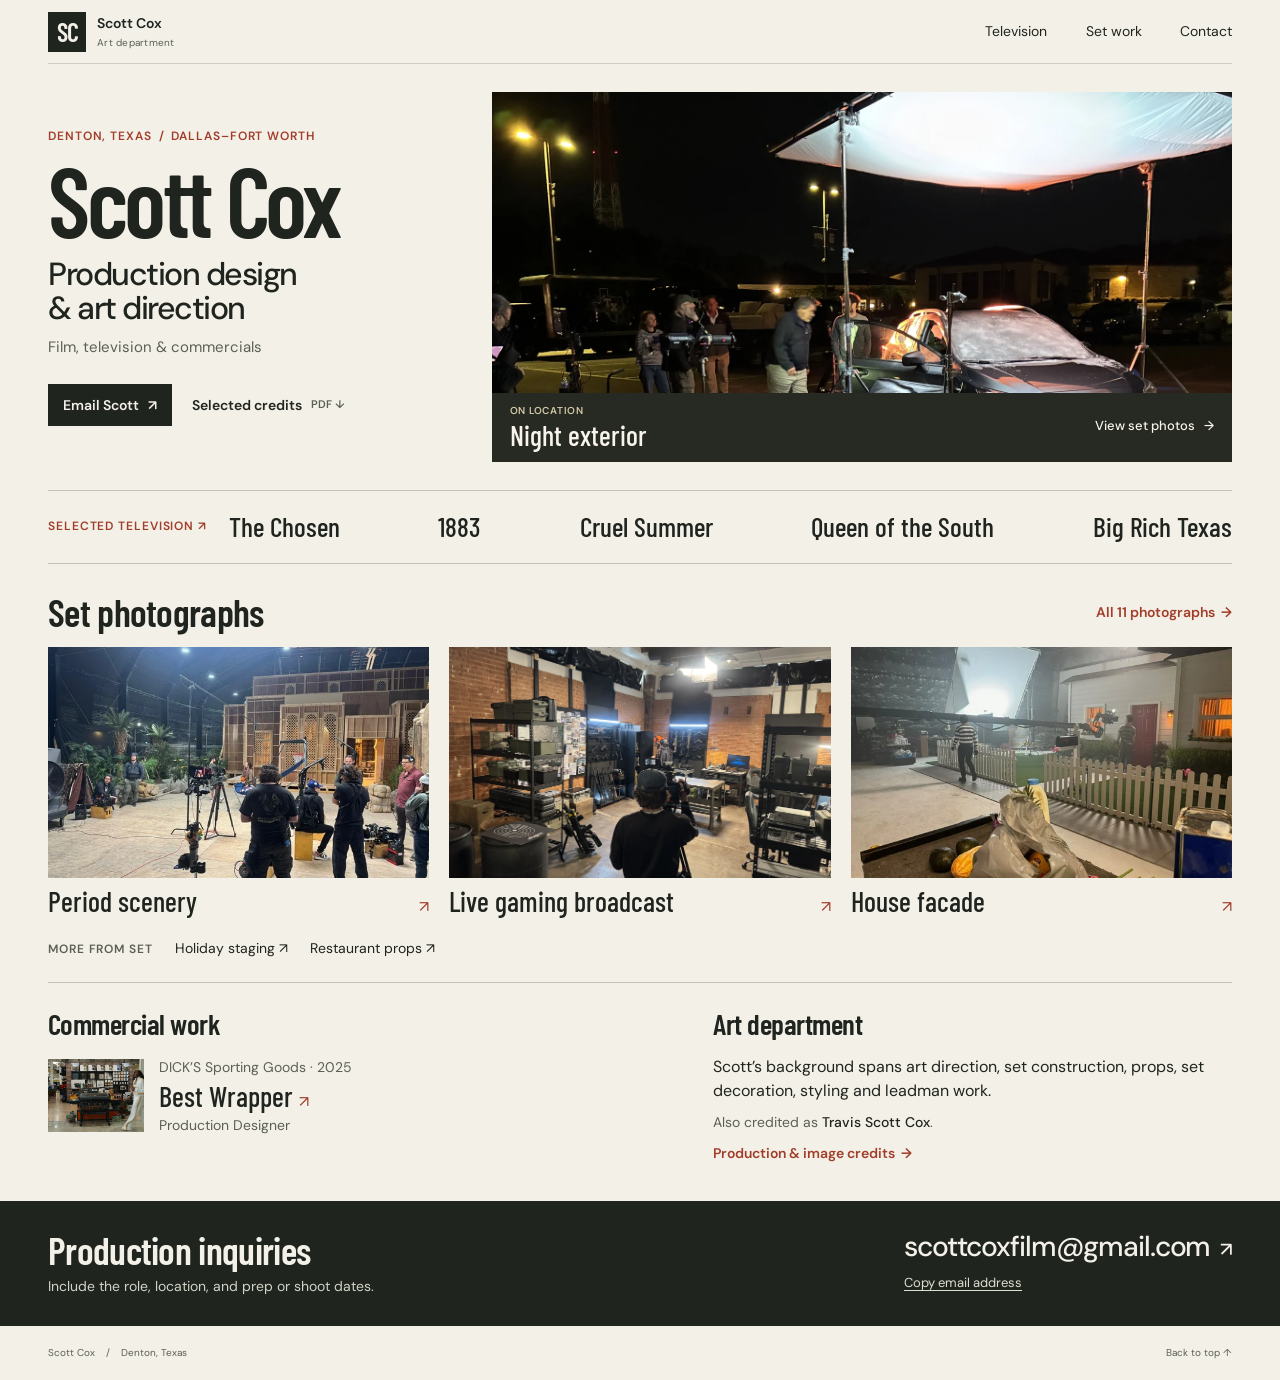
<file: index.html>
<!doctype html>
<html lang="en">
<head>
<meta charset="utf-8">
<meta name="viewport" content="width=device-width,initial-scale=1">
<title>Scott Cox — Production Design &amp; Art Direction</title>
<meta name="description" content="Scott Cox — production design and art direction in Denton / Dallas–Fort Worth. Explore set photography, television and commercial work, and contact Scott for production inquiries.">
<meta name="theme-color" content="#f3f0e8">
<link rel="canonical" href="https://cmcnosky.github.io/scott-cox-portfolio-preview/">
<meta property="og:title" content="Scott Cox — Production Design &amp; Art Direction">
<meta property="og:description" content="Production design &amp; art direction · Denton / Dallas–Fort Worth · Sets, props, television &amp; commercials">
<meta property="og:type" content="website">
<meta property="og:url" content="https://cmcnosky.github.io/scott-cox-portfolio-preview/">
<meta name="twitter:card" content="summary_large_image">
<link rel="icon" href="assets/favicon.svg" type="image/svg+xml">
<link rel="stylesheet" href="assets/fonts/fonts.css">
<link rel="stylesheet" href="assets/site.css">
<link rel="stylesheet" href="assets/home.css">
<script src="assets/site.js" defer>
</script>
<meta property="og:image" content="https://cmcnosky.github.io/scott-cox-portfolio-preview/assets/social-preview-night-exterior-20261117.jpg">
<meta property="og:image:width" content="1200">
<meta property="og:image:height" content="630">
<meta property="og:image:alt" content="Scott Cox, production design and art direction in Denton and Dallas–Fort Worth, above a photograph of a crew filming a frosted car at night.">
<meta name="twitter:image" content="https://cmcnosky.github.io/scott-cox-portfolio-preview/assets/social-preview-night-exterior-20261117.jpg">
<meta name="twitter:image:alt" content="Scott Cox, production design and art direction in Denton and Dallas–Fort Worth, above a photograph of a crew filming a frosted car at night.">
<meta property="og:image:type" content="image/jpeg">
</head>
<body class="portfolio-home">
<a class="skip-link" href="#main">Skip to content</a>
<header class="site-header wrap">
  <a class="brand" href="index.html" aria-label="Scott Cox, home"><span class="brand-mark" aria-hidden="true">SC</span><span>Scott Cox<span class="brand-sub">Art department</span></span></a>
  <nav aria-label="Main navigation"><a href="#credits">Television</a><a href="#work">Set work</a><a href="#contact">Contact</a></nav>
</header>
<main id="main">
  <section class="mast wrap" aria-labelledby="name">
    <div class="identity">
      <p class="base">Denton, Texas <span aria-hidden="true">/</span> Dallas–Fort Worth</p>
      <h1 id="name">Scott Cox</h1>
      <p class="role">Production design <br>&amp; art direction</p>
      <p class="media">Film, television &amp; commercials</p>
      <div class="hire-links">
        <a class="inquire" href="mailto:scottcoxfilm@gmail.com?subject=Production%20inquiry">Email Scott <span aria-hidden="true">↗</span></a>
        <a class="download-credits" href="assets/Scott-Cox-Selected-Credits.pdf" download>Selected credits <small>PDF ↓</small></a>
      </div>
    </div>
    <a class="lead-photo photo-link" href="work/set-work.html#vehicle-shoot">
      <img src="assets/images/set-work/vehicle-shoot.webp" alt="Crew working around a frost-covered car under an overhead diffusion frame at night." width="1600" height="641" fetchpriority="high">
      <div class="lead-caption"><div><span class="frame-label">On location</span><strong>Night exterior</strong></div><span class="frame-action">View set photos <span aria-hidden="true">→</span></span></div>
    </a>
  </section>
  <section id="credits" class="title-strip wrap" aria-labelledby="television-heading">
    <h2 id="television-heading"><a href="work/television.html">Selected television <span aria-hidden="true">↗</span></a></h2>
    <ul>
      <li id="the-chosen"><a href="work/television.html#the-chosen">The Chosen</a></li>
      <li id="1883"><a href="work/television.html#1883">1883</a></li>
      <li id="cruel-summer"><a href="work/television.html#cruel-summer">Cruel Summer</a></li>
      <li id="queen-of-the-south"><a href="work/television.html#queen-of-the-south">Queen of the South</a></li>
      <li id="big-rich-texas"><a href="work/television.html#big-rich-texas">Big Rich Texas</a></li>
    </ul>
  </section>
  <section id="work" class="photo-selection wrap" aria-labelledby="photos-heading">
    <div class="home-heading"><h2 id="photos-heading">Set photographs</h2><a class="editorial-link" href="work/set-work.html">All 11 photographs <span aria-hidden="true">→</span></a></div>
    <div class="photo-trio">
      <a class="photo-link" href="work/set-work.html#period-stage">
        <img src="assets/images/set-work/period-stage.webp" alt="Crew and camera in front of wood latticework and palms on a soundstage." width="640" height="480" loading="lazy">
        <div class="photo-caption"><h3>Period scenery</h3><span aria-hidden="true">↗</span></div>
      </a>
      <a class="photo-link" href="work/set-work.html#live-broadcast">
        <img src="assets/images/set-work/live-detail.webp" alt="Maps, equipment cases and cameras on a brick-walled live broadcast set." width="1600" height="1200" loading="lazy">
        <div class="photo-caption"><h3>Live gaming broadcast</h3><span aria-hidden="true">↗</span></div>
      </a>
      <a class="photo-link" href="work/set-work.html#house-facade">
        <img src="assets/images/set-work/house-facade.webp" alt="A white house with a red front door and picket fence built inside a studio." width="640" height="480" loading="lazy">
        <div class="photo-caption"><h3>House facade</h3><span aria-hidden="true">↗</span></div>
      </a>
    </div>
    <div class="more-photos"><span>More from set</span><a href="work/set-work.html#holiday-staging">Holiday staging ↗</a><a href="work/set-work.html#restaurant-props">Restaurant props ↗</a></div>
  </section>
  <div class="work-notes wrap">
    <section id="commercial" aria-labelledby="commercial-heading">
      <h2 id="commercial-heading">Commercial work</h2>
      <a class="campaign-case" href="work/dicks-best-wrapper.html">
        <img src="assets/images/dicks-frame-22.webp" width="1920" height="1080" loading="lazy" alt="Holiday retail set from Best Wrapper.">
        <div><span>DICK’S Sporting Goods · 2025</span><h3>Best Wrapper <span aria-hidden="true">↗</span></h3><p>Production Designer</p></div>
      </a>
    </section>
    <section id="experience" aria-labelledby="background-heading">
      <h2 id="background-heading">Art department</h2>
      <p class="bio">Scott’s background spans art direction, set construction, props, set decoration, styling and leadman work.</p>
      <p class="attribution">Also credited as <strong>Travis Scott Cox</strong>.</p>
      <a class="editorial-link" href="sources.html">Production &amp; image credits <span aria-hidden="true">→</span></a>
    </section>
  </div>
  <section id="contact" class="booking" aria-labelledby="booking-heading">
    <div class="wrap booking-inner">
      <div><h2 id="booking-heading">Production inquiries</h2><p>Include the role, location, and prep or shoot dates.</p></div>
      <div class="booking-action"><a class="booking-email" href="mailto:scottcoxfilm@gmail.com?subject=Production%20inquiry">scottcoxfilm@gmail.com <span aria-hidden="true">↗</span></a>
      <button type="button" class="copy-email" data-copy-email="scottcoxfilm@gmail.com" hidden>Copy email address</button><span class="copy-status" role="status"></span></div>
    </div>
  </section>
</main>
<footer class="site-footer wrap"><span>Scott Cox <span class="footer-separator">/</span> Denton, Texas</span><a href="#main">Back to top ↑</a></footer>
</body>
</html>
</file>
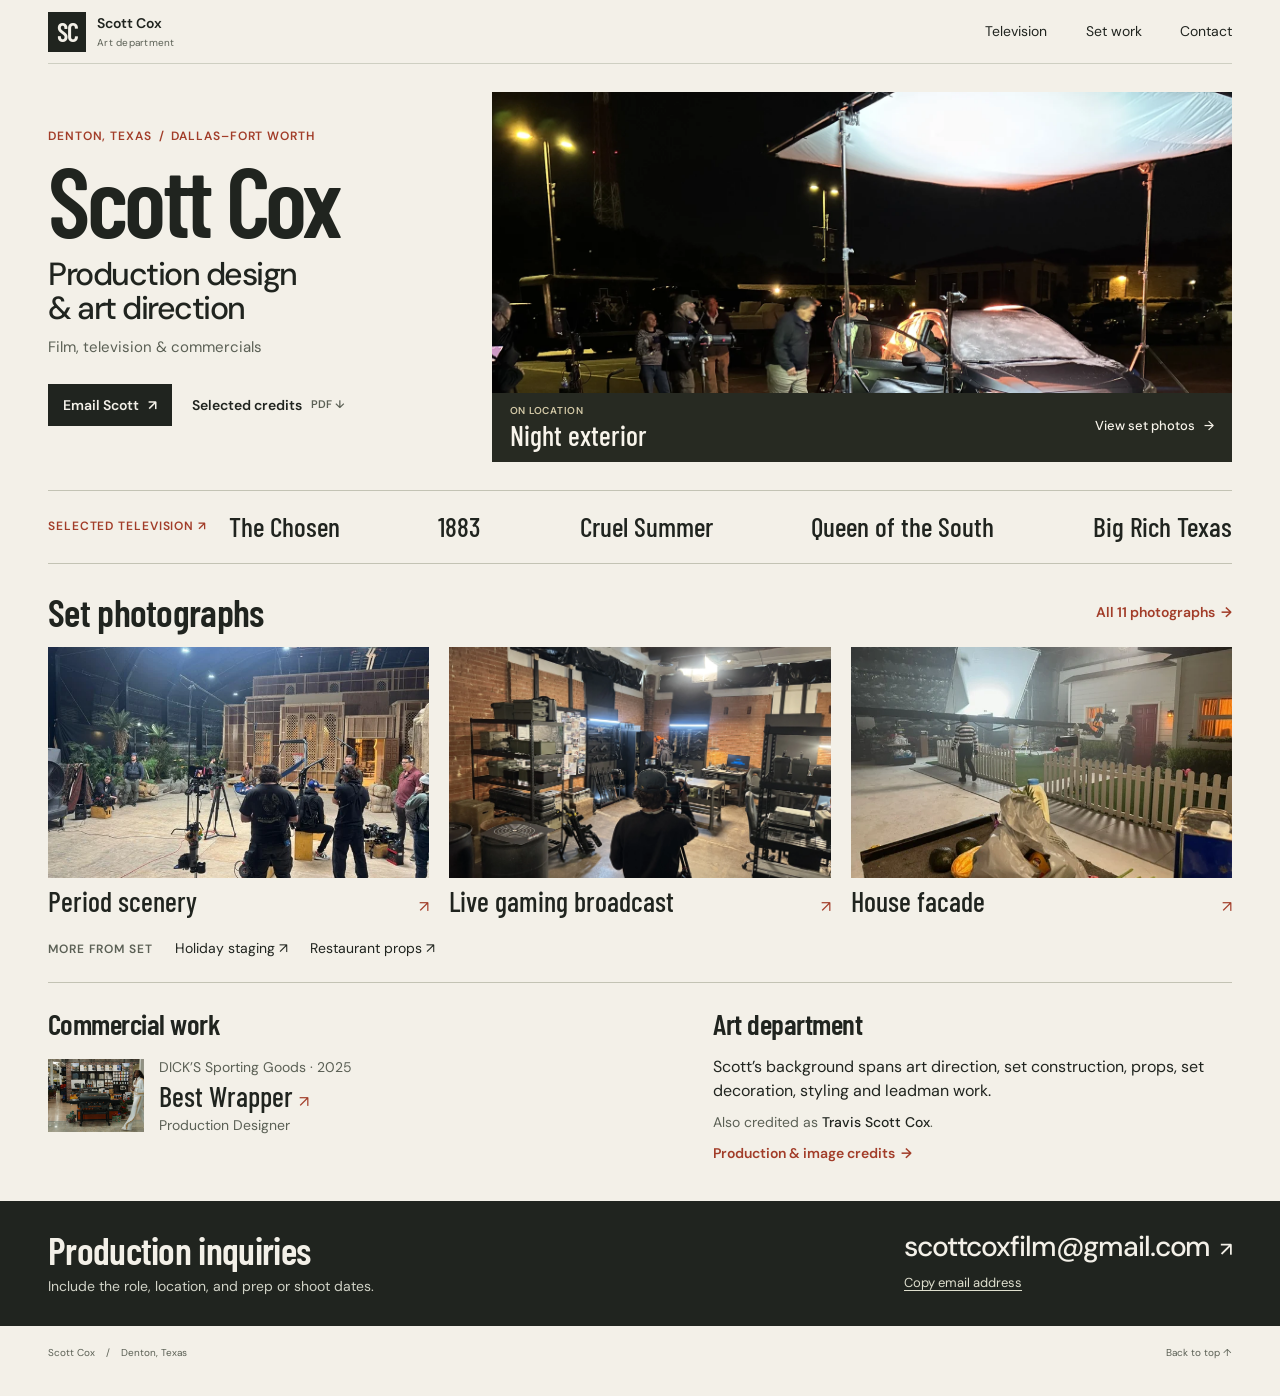
<file: about.html>
<!doctype html><html lang="en"><head><meta charset="utf-8"><meta name="viewport" content="width=device-width, initial-scale=1"><title>Scott Cox</title><meta http-equiv="refresh" content="0;url=index.html#experience"><link rel="canonical" href="https://cmcnosky.github.io/scott-cox-portfolio-preview/"><meta property="og:image" content="https://cmcnosky.github.io/scott-cox-portfolio-preview/assets/social-preview-night-exterior-20261117.jpg"><meta property="og:image:width" content="1200"><meta property="og:image:height" content="630"><meta property="og:image:alt" content="Scott Cox, production design and art direction in Denton and Dallas–Fort Worth, above a photograph of a crew filming a frosted car at night."><meta name="twitter:image" content="https://cmcnosky.github.io/scott-cox-portfolio-preview/assets/social-preview-night-exterior-20261117.jpg"><meta name="twitter:image:alt" content="Scott Cox, production design and art direction in Denton and Dallas–Fort Worth, above a photograph of a crew filming a frosted car at night.">
<meta property="og:image:type" content="image/jpeg">
<meta name="twitter:card" content="summary_large_image">
</head><body><a href="index.html#experience">Continue to Scott Cox’s portfolio</a></body></html>
</file>
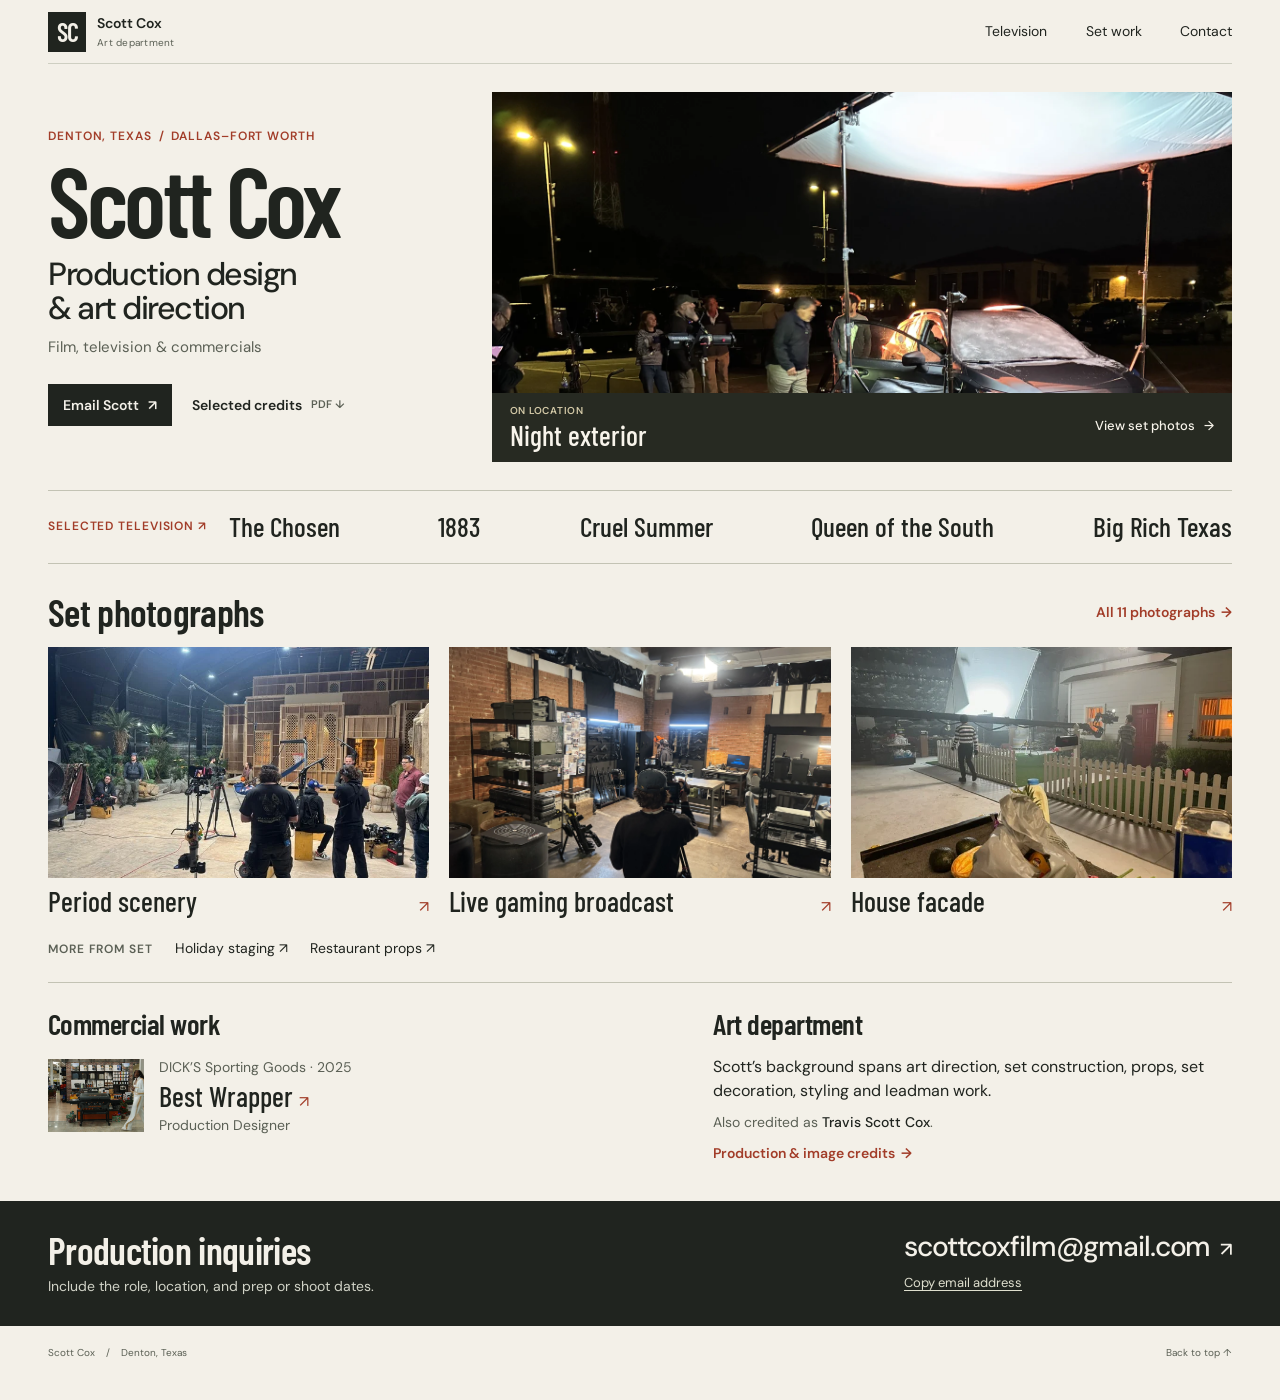
<file: contact.html>
<!doctype html><html lang="en"><head><meta charset="utf-8"><meta name="viewport" content="width=device-width, initial-scale=1"><title>Scott Cox</title><meta http-equiv="refresh" content="0;url=index.html#contact"><link rel="canonical" href="https://cmcnosky.github.io/scott-cox-portfolio-preview/"><meta property="og:image" content="https://cmcnosky.github.io/scott-cox-portfolio-preview/assets/social-preview-night-exterior-20261117.jpg"><meta property="og:image:width" content="1200"><meta property="og:image:height" content="630"><meta property="og:image:alt" content="Scott Cox, production design and art direction in Denton and Dallas–Fort Worth, above a photograph of a crew filming a frosted car at night."><meta name="twitter:image" content="https://cmcnosky.github.io/scott-cox-portfolio-preview/assets/social-preview-night-exterior-20261117.jpg"><meta name="twitter:image:alt" content="Scott Cox, production design and art direction in Denton and Dallas–Fort Worth, above a photograph of a crew filming a frosted car at night.">
<meta property="og:image:type" content="image/jpeg">
<meta name="twitter:card" content="summary_large_image">
</head><body><a href="index.html#contact">Continue to Scott Cox’s portfolio</a></body></html>
</file>
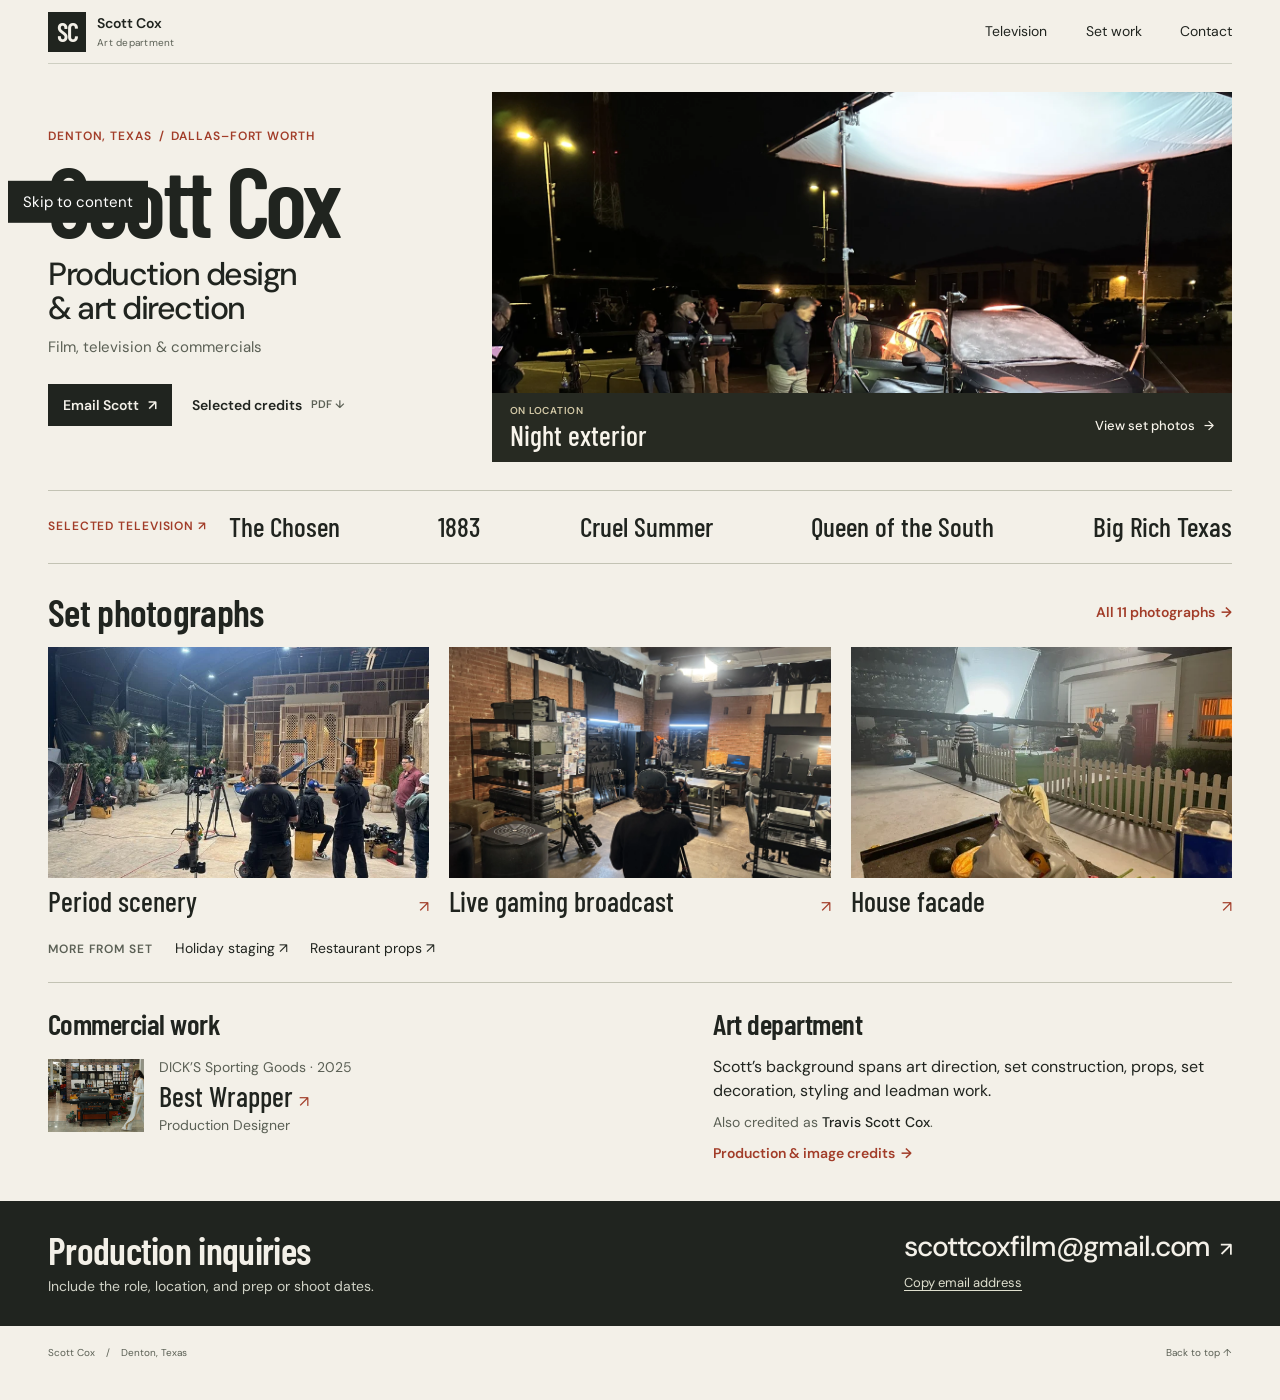
<file: credits.html>
<!doctype html><html lang="en"><head><meta charset="utf-8"><meta name="viewport" content="width=device-width, initial-scale=1"><title>Scott Cox</title><meta http-equiv="refresh" content="0;url=index.html#credits"><link rel="canonical" href="https://cmcnosky.github.io/scott-cox-portfolio-preview/"><meta property="og:image" content="https://cmcnosky.github.io/scott-cox-portfolio-preview/assets/social-preview-night-exterior-20261117.jpg"><meta property="og:image:width" content="1200"><meta property="og:image:height" content="630"><meta property="og:image:alt" content="Scott Cox, production design and art direction in Denton and Dallas–Fort Worth, above a photograph of a crew filming a frosted car at night."><meta name="twitter:image" content="https://cmcnosky.github.io/scott-cox-portfolio-preview/assets/social-preview-night-exterior-20261117.jpg"><meta name="twitter:image:alt" content="Scott Cox, production design and art direction in Denton and Dallas–Fort Worth, above a photograph of a crew filming a frosted car at night.">
<meta property="og:image:type" content="image/jpeg">
<meta name="twitter:card" content="summary_large_image">
</head><body><a href="index.html#credits">Continue to Scott Cox’s portfolio</a></body></html>
</file>
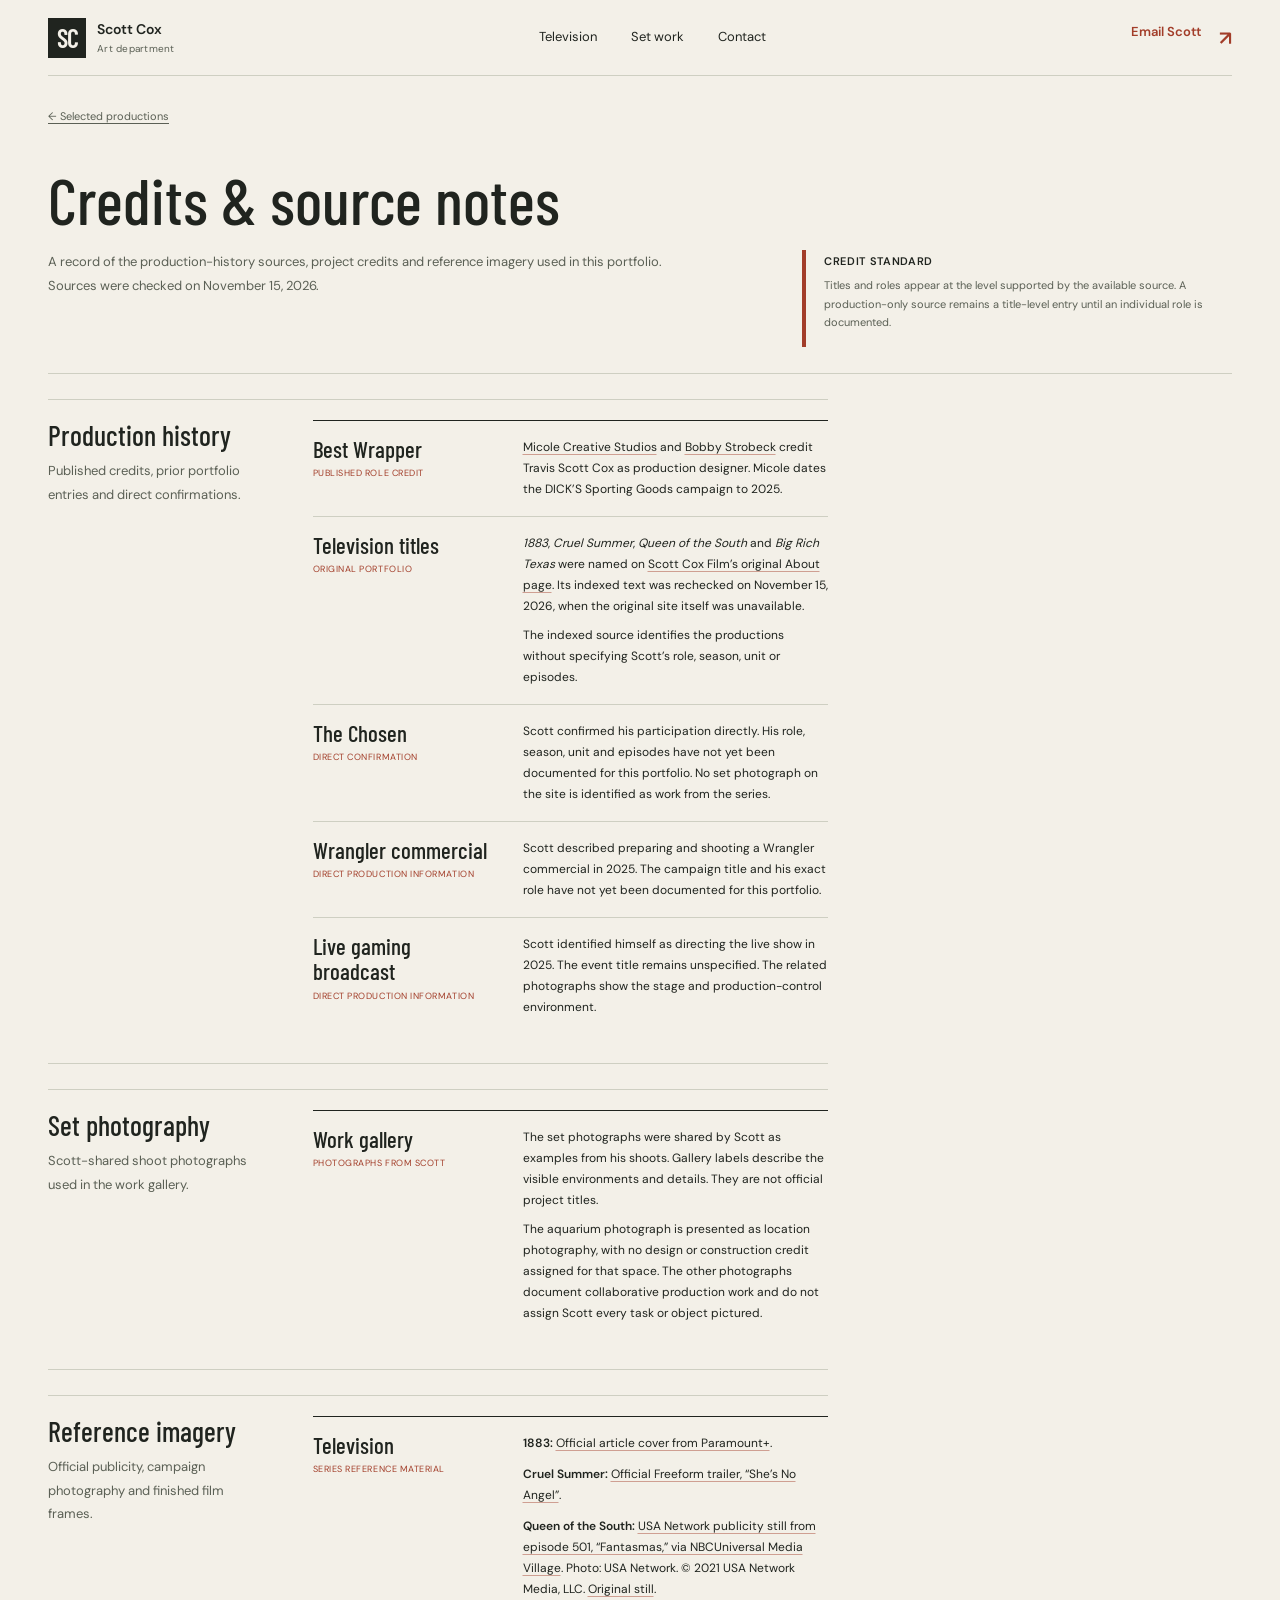
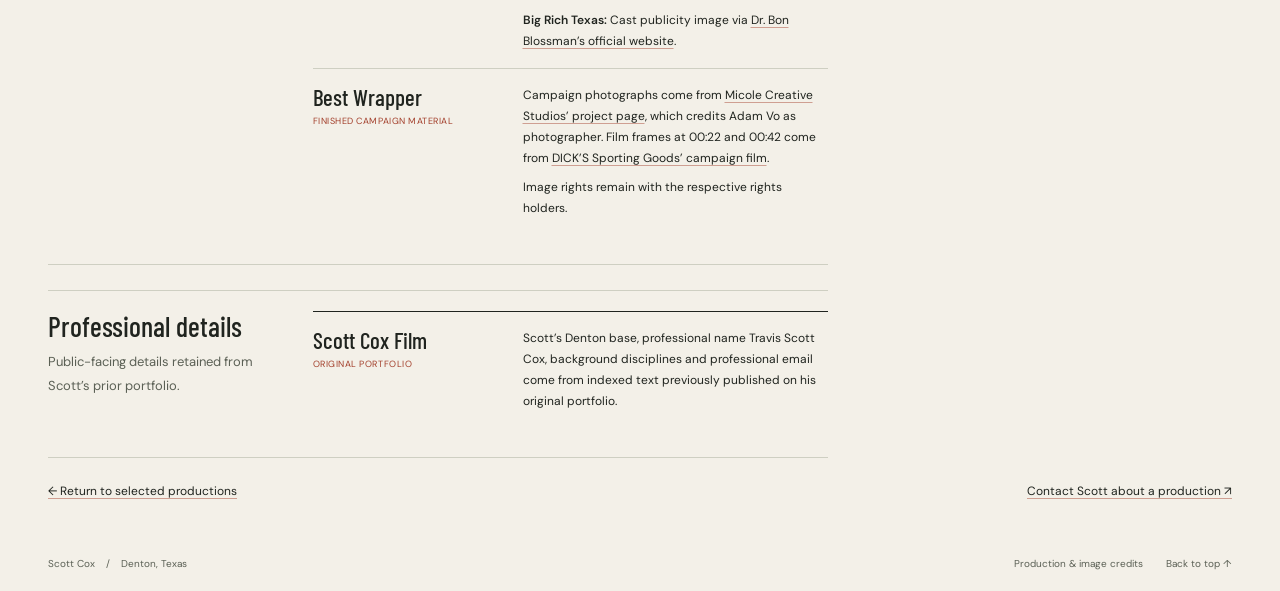
<file: sources.html>
<!DOCTYPE html>
<html lang="en">
<head>
  <meta charset="utf-8">
  <meta name="viewport" content="width=device-width, initial-scale=1">
  <title>Credits &amp; Source Notes — Scott Cox</title>
  <meta name="description" content="Sources for production-history entries, project credits and reference imagery in Scott Cox’s portfolio.">
  <meta name="theme-color" content="#f3f0e8">
  <link rel="canonical" href="https://cmcnosky.github.io/scott-cox-portfolio-preview/sources.html">
  <meta property="og:title" content="Credits &amp; Source Notes — Scott Cox">
  <meta property="og:description" content="Production-credit and image-source notes for Scott Cox’s portfolio.">
  <meta property="og:type" content="website">
  <meta property="og:url" content="https://cmcnosky.github.io/scott-cox-portfolio-preview/sources.html">
  <meta property="og:image" content="https://cmcnosky.github.io/scott-cox-portfolio-preview/assets/social-preview-night-exterior-20261117.jpg">
  <meta property="og:image:width" content="1200">
  <meta property="og:image:height" content="630">
  <meta property="og:image:alt" content="Scott Cox, production design and art direction in Denton and Dallas–Fort Worth, above a photograph of a crew filming a frosted car at night.">
  <meta name="twitter:card" content="summary_large_image">
  <meta name="twitter:image" content="https://cmcnosky.github.io/scott-cox-portfolio-preview/assets/social-preview-night-exterior-20261117.jpg">
  <link rel="icon" href="assets/favicon.svg" type="image/svg+xml">
  <link rel="stylesheet" href="assets/fonts/fonts.css">
  <link rel="stylesheet" href="assets/site.css">
  <link rel="stylesheet" href="assets/interior.css">
<meta name="twitter:image:alt" content="Scott Cox, production design and art direction in Denton and Dallas–Fort Worth, above a photograph of a crew filming a frosted car at night.">
<meta property="og:image:type" content="image/jpeg">
</head>
<body class="interior-page sources-body">
  <a class="skip-link" href="#main">Skip to content</a>

  <header class="site-header wrap">
    <a class="brand" href="index.html" aria-label="Scott Cox, home">
      <span class="brand-mark" aria-hidden="true">SC</span>
      <span>Scott Cox<span class="brand-sub">Art department</span></span>
    </a>
    <nav aria-label="Main navigation">
      <a href="index.html#credits">Television</a>
      <a href="index.html#work">Set work</a>
      <a href="index.html#contact">Contact</a>
    </nav>
    <a class="header-email" href="mailto:scottcoxfilm@gmail.com?subject=Production%20inquiry">Email Scott <span aria-hidden="true">↗</span></a>
  </header>

  <main id="main">
    <div class="sources-page wrap">
      <div class="sources-intro">
        <a class="back-link" href="index.html#credits">← Selected productions</a>
        <h1>Credits &amp; source notes</h1>
        <p class="sources-summary">A record of the production-history sources, project credits and reference imagery used in this portfolio. Sources were checked on November 15, 2026.</p>
        <aside class="source-standard" aria-label="Portfolio credit standard">
          <strong>Credit standard</strong>
          <p>Titles and roles appear at the level supported by the available source. A production-only source remains a title-level entry until an individual role is documented.</p>
        </aside>
      </div>

      <section class="source-section" id="production-sources" aria-labelledby="production-source-title">
        <div>
          <h2 id="production-source-title">Production history</h2>
          <p class="source-section-note">Published credits, prior portfolio entries and direct confirmations.</p>
        </div>
        <div class="source-records">
          <article class="source-record">
            <div>
              <h3>Best Wrapper</h3>
              <p class="source-type">Published role credit</p>
            </div>
            <div>
              <p><a href="https://www.micole.work/works/dicks-best-wrapper">Micole Creative Studios</a> and <a href="https://www.bobbystrobeck.com/dicks-sporting-goods/">Bobby Strobeck</a> credit Travis Scott Cox as production designer. Micole dates the DICK’S Sporting Goods campaign to 2025.</p>
            </div>
          </article>

          <article class="source-record">
            <div>
              <h3>Television titles</h3>
              <p class="source-type">Original portfolio</p>
            </div>
            <div>
              <p><em>1883</em>, <em>Cruel Summer</em>, <em>Queen of the South</em> and <em>Big Rich Texas</em> were named on <a href="https://www.scottcoxfilm.com/about">Scott Cox Film’s original About page</a>. Its indexed text was rechecked on November 15, 2026, when the original site itself was unavailable.</p>
              <p>The indexed source identifies the productions without specifying Scott’s role, season, unit or episodes.</p>
            </div>
          </article>

          <article class="source-record">
            <div>
              <h3>The Chosen</h3>
              <p class="source-type">Direct confirmation</p>
            </div>
            <div>
              <p>Scott confirmed his participation directly. His role, season, unit and episodes have not yet been documented for this portfolio. No set photograph on the site is identified as work from the series.</p>
            </div>
          </article>

          <article class="source-record">
            <div>
              <h3>Wrangler commercial</h3>
              <p class="source-type">Direct production information</p>
            </div>
            <div>
              <p>Scott described preparing and shooting a Wrangler commercial in 2025. The campaign title and his exact role have not yet been documented for this portfolio.</p>
            </div>
          </article>

          <article class="source-record">
            <div>
              <h3>Live gaming broadcast</h3>
              <p class="source-type">Direct production information</p>
            </div>
            <div>
              <p>Scott identified himself as directing the live show in 2025. The event title remains unspecified. The related photographs show the stage and production-control environment.</p>
            </div>
          </article>
        </div>
      </section>

      <section class="source-section" aria-labelledby="photography-source-title">
        <div>
          <h2 id="photography-source-title">Set photography</h2>
          <p class="source-section-note">Scott-shared shoot photographs used in the work gallery.</p>
        </div>
        <div class="source-records">
          <article class="source-record">
            <div>
              <h3>Work gallery</h3>
              <p class="source-type">Photographs from Scott</p>
            </div>
            <div>
              <p>The set photographs were shared by Scott as examples from his shoots. Gallery labels describe the visible environments and details. They are not official project titles.</p>
              <p>The aquarium photograph is presented as location photography, with no design or construction credit assigned for that space. The other photographs document collaborative production work and do not assign Scott every task or object pictured.</p>
            </div>
          </article>
        </div>
      </section>

      <section class="source-section" aria-labelledby="media-source-title">
        <div>
          <h2 id="media-source-title">Reference imagery</h2>
          <p class="source-section-note">Official publicity, campaign photography and finished film frames.</p>
        </div>
        <div class="source-records">
          <article class="source-record">
            <div>
              <h3>Television</h3>
              <p class="source-type">Series reference material</p>
            </div>
            <div>
              <ul>
                <li><strong>1883:</strong> <a href="https://www.paramountplus.com/shows/1883/news/1010363/every-image-we-have-from-1883-so-far/">Official article cover from Paramount+</a>.</li>
                <li><strong>Cruel Summer:</strong> <a href="https://www.youtube.com/watch?v=0DoTNeWDgCQ">Official Freeform trailer, “She’s No Angel”</a>.</li>
                <li><strong>Queen of the South:</strong> <a href="https://www.nbcumv.com/programming/usa-network/queen-south/photos">USA Network publicity still from episode 501, “Fantasmas,” via NBCUniversal Media Village</a>. Photo: USA Network. © 2021 USA Network Media, LLC. <a href="https://lightbox-thumbnails.s3.us-west-2.amazonaws.com/NUP_193531/ddab1ce1-8eb1-4bc0-a421-37c360f6f90b/NUP_193531_0001.JPG">Original still</a>.</li>
                <li><strong>Big Rich Texas:</strong> Cast publicity image via <a href="https://www.bonblossman.com/bigrichtexas">Dr. Bon Blossman’s official website</a>.</li>
              </ul>
            </div>
          </article>

          <article class="source-record">
            <div>
              <h3>Best Wrapper</h3>
              <p class="source-type">Finished campaign material</p>
            </div>
            <div>
              <p>Campaign photographs come from <a href="https://www.micole.work/works/dicks-best-wrapper">Micole Creative Studios’ project page</a>, which credits Adam Vo as photographer. Film frames at 00:22 and 00:42 come from <a href="https://www.youtube.com/watch?v=ES0exg5tbqY">DICK’S Sporting Goods’ campaign film</a>.</p>
              <p>Image rights remain with the respective rights holders.</p>
            </div>
          </article>
        </div>
      </section>

      <section class="source-section" aria-labelledby="background-source-title">
        <div>
          <h2 id="background-source-title">Professional details</h2>
          <p class="source-section-note">Public-facing details retained from Scott’s prior portfolio.</p>
        </div>
        <div class="source-records">
          <article class="source-record">
            <div>
              <h3>Scott Cox Film</h3>
              <p class="source-type">Original portfolio</p>
            </div>
            <div>
              <p>Scott’s Denton base, professional name Travis Scott Cox, background disciplines and professional email come from indexed text previously published on his original portfolio.</p>
            </div>
          </article>
        </div>
      </section>

      <div class="sources-return">
        <a href="index.html#credits">← Return to selected productions</a>
        <a href="mailto:scottcoxfilm@gmail.com?subject=Production%20inquiry">Contact Scott about a production ↗</a>
      </div>
    </div>
  </main>

  <footer class="site-footer wrap">
    <span>Scott Cox <span class="footer-separator">/</span> Denton, Texas</span>
    <div>
      <a href="sources.html" aria-current="page">Production &amp; image credits</a>
      <a href="#main">Back to top ↑</a>
    </div>
  </footer>
</body>
</html>
</file>
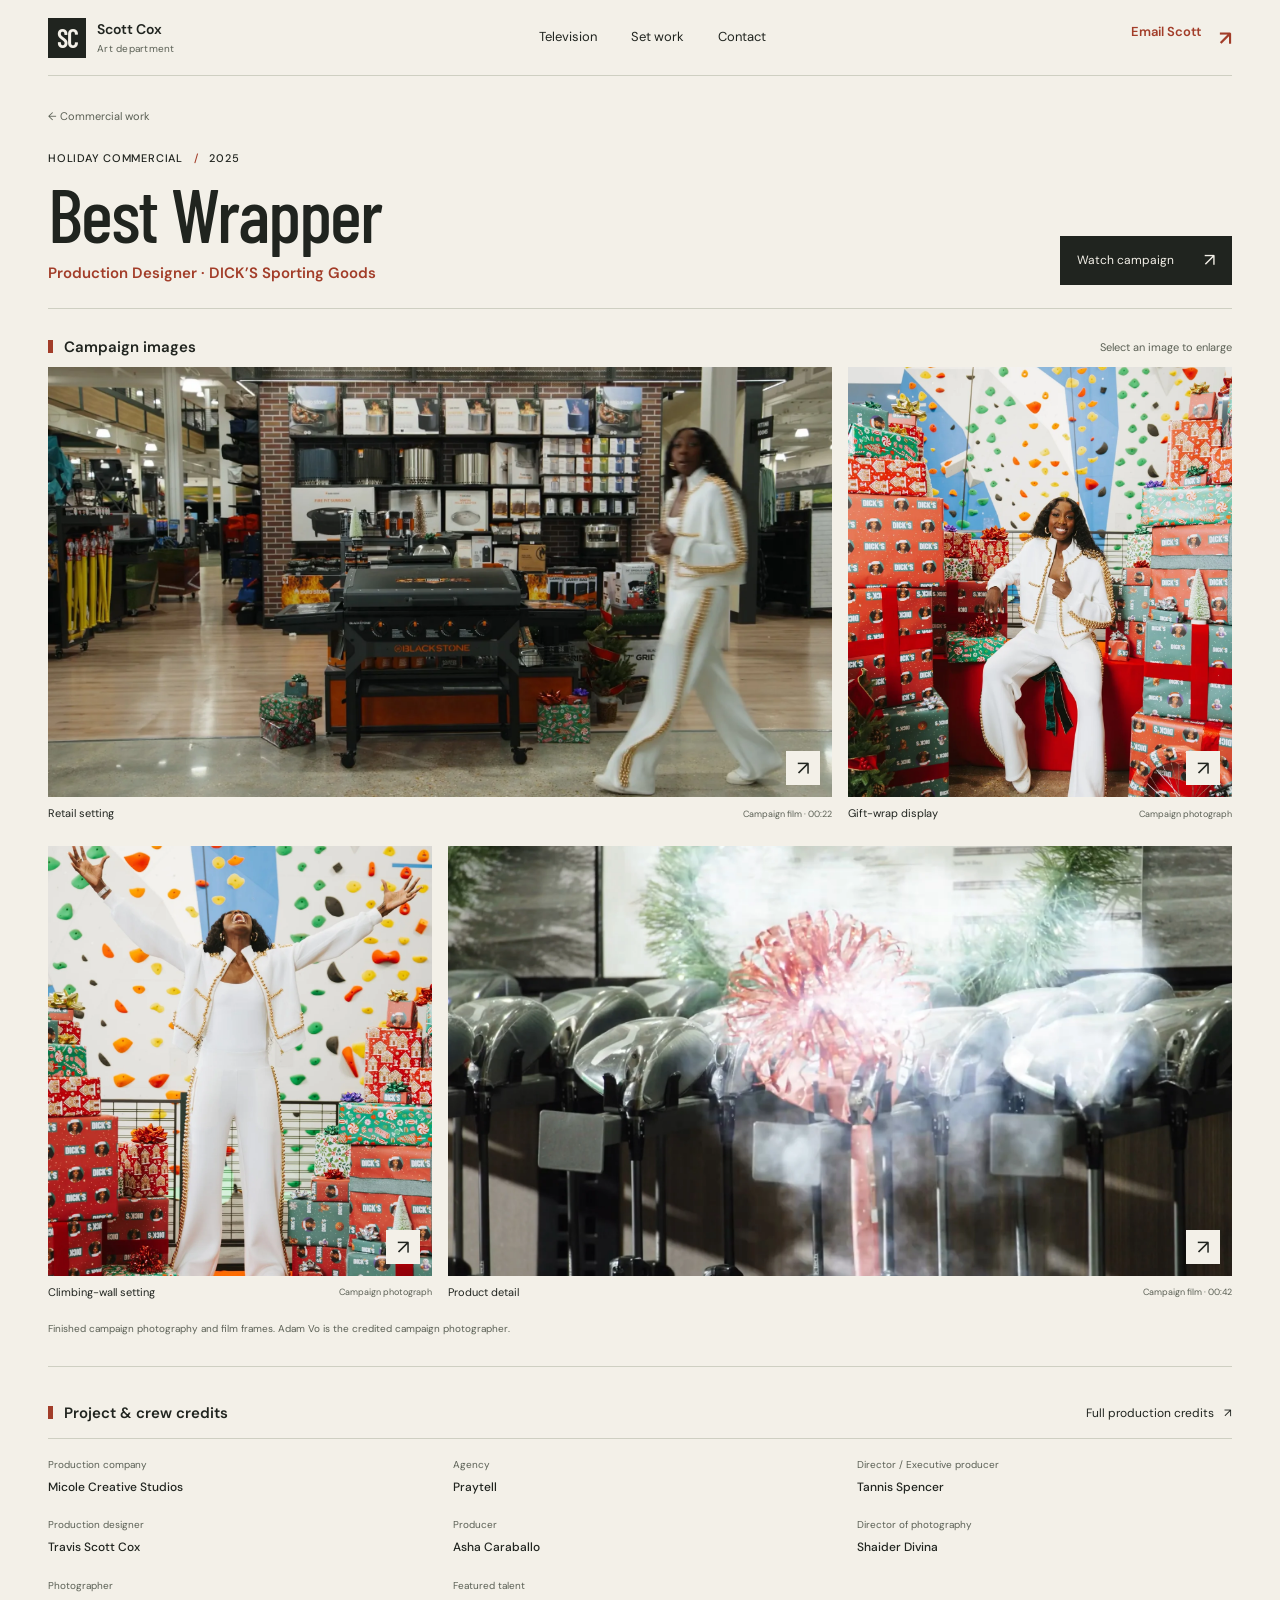
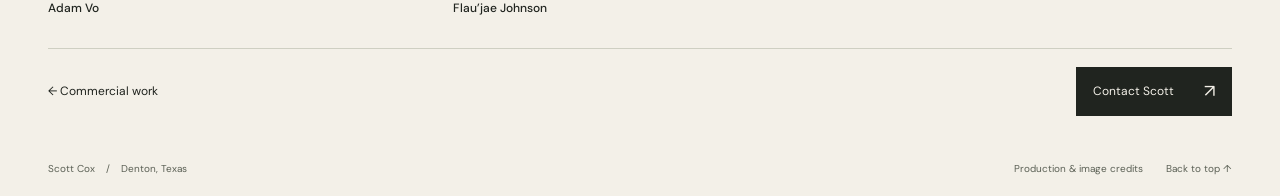
<file: work/dicks-best-wrapper.html>
<!DOCTYPE html>
<html lang="en">
<head>
  <meta charset="utf-8">
  <meta name="viewport" content="width=device-width, initial-scale=1">
  <title>Best Wrapper — Production Design by Scott Cox</title>
  <meta name="description" content="DICK’S Sporting Goods’ Best Wrapper campaign. Travis Scott Cox is credited as production designer by Micole Creative Studios.">
  <meta name="theme-color" content="#f3f0e8">
  <link rel="canonical" href="https://cmcnosky.github.io/scott-cox-portfolio-preview/work/dicks-best-wrapper.html">
  <meta property="og:title" content="Best Wrapper — Production Design by Scott Cox">
  <meta property="og:description" content="DICK’S Sporting Goods holiday campaign · Production Designer · 2025">
  <meta property="og:type" content="website">
  <meta property="og:url" content="https://cmcnosky.github.io/scott-cox-portfolio-preview/work/dicks-best-wrapper.html">
  <meta property="og:image" content="https://cmcnosky.github.io/scott-cox-portfolio-preview/assets/social-preview-night-exterior-20261117.jpg">
  <meta property="og:image:width" content="1200">
  <meta property="og:image:height" content="630">
  <meta property="og:image:alt" content="Scott Cox, production design and art direction in Denton and Dallas–Fort Worth, above a photograph of a crew filming a frosted car at night.">
  <meta name="twitter:card" content="summary_large_image">
  <meta name="twitter:image" content="https://cmcnosky.github.io/scott-cox-portfolio-preview/assets/social-preview-night-exterior-20261117.jpg">
  <link rel="icon" href="../assets/favicon.svg" type="image/svg+xml">
  <link rel="stylesheet" href="../assets/fonts/fonts.css">
  <link rel="stylesheet" href="../assets/site.css">
  <link rel="stylesheet" href="../assets/interior.css">
  <script src="../assets/site.js" defer></script>
<meta name="twitter:image:alt" content="Scott Cox, production design and art direction in Denton and Dallas–Fort Worth, above a photograph of a crew filming a frosted car at night.">
<meta property="og:image:type" content="image/jpeg">
</head>
<body class="interior-page campaign-page">
  <a class="skip-link" href="#main">Skip to content</a>

  <header class="site-header wrap">
    <a class="brand" href="../index.html" aria-label="Scott Cox, home">
      <span class="brand-mark" aria-hidden="true">SC</span>
      <span>Scott Cox<span class="brand-sub">Art department</span></span>
    </a>
    <nav aria-label="Main navigation">
      <a href="../index.html#credits">Television</a>
      <a href="../index.html#work">Set work</a>
      <a href="../index.html#contact">Contact</a>
    </nav>
    <a class="header-email" href="mailto:scottcoxfilm@gmail.com?subject=Production%20inquiry">Email Scott <span aria-hidden="true">↗</span></a>
  </header>

  <main id="main">
    <div class="project-intro wrap">
      <a class="back-link" href="../index.html#commercial">← Commercial work</a>

      <div class="project-heading">
        <div>
          <p class="eyebrow">Holiday commercial <span>/</span> 2025</p>
          <h1>Best Wrapper</h1>
          <p class="campaign-role">Production Designer · DICK’S Sporting Goods</p>
        </div>
        <a class="button-link" href="https://www.youtube.com/watch?v=ES0exg5tbqY" target="_blank" rel="noopener">Watch campaign <span aria-hidden="true">↗</span></a>
      </div>
    </div>

    <section class="project-images wrap" aria-labelledby="images-title">
      <div class="section-heading">
        <h2 id="images-title">Campaign images</h2>
        <span class="section-label">Select an image to enlarge</span>
      </div>

      <div class="gallery-grid">
        <figure class="gallery-item landscape">
          <button type="button" class="gallery-button" data-gallery data-full="../assets/images/dicks-frame-22.webp" data-caption="Retail setting — DICK’S campaign film frame · 00:22" aria-label="Enlarge retail setting film frame">
            <img src="../assets/images/dicks-frame-22.webp" width="1920" height="1080" alt="Gift-wrapped boxes and holiday dressing around a grill display, with Flau’jae Johnson at the right." loading="eager" fetchpriority="high">
            <span class="expand-icon" aria-hidden="true">↗</span>
          </button>
          <figcaption>
            <span>Retail setting</span>
            <span>Campaign film · 00:22</span>
          </figcaption>
        </figure>

        <figure class="gallery-item portrait">
          <button type="button" class="gallery-button" data-gallery data-full="../assets/images/dicks-photo-05.webp" data-caption="Gift-wrap display — Campaign photograph via Micole Creative Studios · Photographer credit: Adam Vo" aria-label="Enlarge gift-wrap display photograph">
            <img src="../assets/images/dicks-photo-05.webp" width="1200" height="1800" alt="Flau’jae Johnson seated among stacked patterned gift boxes in front of a climbing wall." loading="eager">
            <span class="expand-icon" aria-hidden="true">↗</span>
          </button>
          <figcaption>
            <span>Gift-wrap display</span>
            <span>Campaign photograph</span>
          </figcaption>
        </figure>

        <figure class="gallery-item portrait">
          <button type="button" class="gallery-button" data-gallery data-full="../assets/images/dicks-photo-03.webp" data-caption="Climbing-wall setting — Campaign photograph via Micole Creative Studios · Photographer credit: Adam Vo" aria-label="Enlarge climbing-wall setting photograph">
            <img src="../assets/images/dicks-photo-03.webp" width="1200" height="1800" alt="Flau’jae Johnson standing between wrapped gifts in front of a colorful climbing wall." loading="lazy">
            <span class="expand-icon" aria-hidden="true">↗</span>
          </button>
          <figcaption>
            <span>Climbing-wall setting</span>
            <span>Campaign photograph</span>
          </figcaption>
        </figure>

        <figure class="gallery-item landscape">
          <button type="button" class="gallery-button" data-gallery data-full="../assets/images/dicks-frame-42.webp" data-caption="Product detail — DICK’S campaign film frame · 00:42" aria-label="Enlarge golf display film frame">
            <img src="../assets/images/dicks-frame-42.webp" width="1920" height="1080" alt="Golf clubs dressed with a red bow and holiday greenery." loading="lazy">
            <span class="expand-icon" aria-hidden="true">↗</span>
          </button>
          <figcaption>
            <span>Product detail</span>
            <span>Campaign film · 00:42</span>
          </figcaption>
        </figure>
      </div>

      <p class="image-note">Finished campaign photography and film frames. Adam Vo is the credited campaign photographer.</p>
    </section>

    <section class="project-credits wrap" aria-labelledby="crew-title">
      <div class="section-heading">
        <h2 id="crew-title">Project &amp; crew credits</h2>
        <a class="text-link" href="https://www.micole.work/works/dicks-best-wrapper" target="_blank" rel="noopener">Full production credits <span aria-hidden="true">↗</span></a>
      </div>
      <dl class="crew-list">
        <div>
          <dt>Production company</dt>
          <dd>Micole Creative Studios</dd>
        </div>
        <div>
          <dt>Agency</dt>
          <dd>Praytell</dd>
        </div>
        <div>
          <dt>Director / Executive producer</dt>
          <dd>Tannis Spencer</dd>
        </div>
        <div>
          <dt>Production designer</dt>
          <dd>Travis Scott Cox</dd>
        </div>
        <div>
          <dt>Producer</dt>
          <dd>Asha Caraballo</dd>
        </div>
        <div>
          <dt>Director of photography</dt>
          <dd>Shaider Divina</dd>
        </div>
        <div>
          <dt>Photographer</dt>
          <dd>Adam Vo</dd>
        </div>
        <div>
          <dt>Featured talent</dt>
          <dd>Flau’jae Johnson</dd>
        </div>
      </dl>
    </section>

    <div class="project-next wrap">
      <a class="text-link" href="../index.html#commercial">← Commercial work</a>
      <a class="button-link" href="mailto:scottcoxfilm@gmail.com?subject=Production%20inquiry">Contact Scott <span aria-hidden="true">↗</span></a>
    </div>

    <dialog id="image-dialog" class="lightbox" aria-label="Campaign image viewer">
      <div class="lightbox-inner">
        <div class="lightbox-top">
          <span class="lightbox-count" aria-live="polite">1 / 4</span>
          <button type="button" class="lightbox-close" autofocus>Close ×</button>
        </div>
        <div class="lightbox-image-wrap">
          <img class="lightbox-image" src="../assets/images/dicks-frame-22.webp" alt="">
        </div>
        <div class="lightbox-bottom">
          <button type="button" data-previous aria-label="Previous image">←</button>
          <p class="lightbox-caption" aria-live="polite"></p>
          <button type="button" data-next aria-label="Next image">→</button>
        </div>
      </div>
    </dialog>
  </main>

  <footer class="site-footer wrap">
    <span>Scott Cox <span class="footer-separator">/</span> Denton, Texas</span>
    <div>
      <a href="../sources.html">Production &amp; image credits</a>
      <a href="#main">Back to top ↑</a>
    </div>
  </footer>
</body>
</html>
</file>
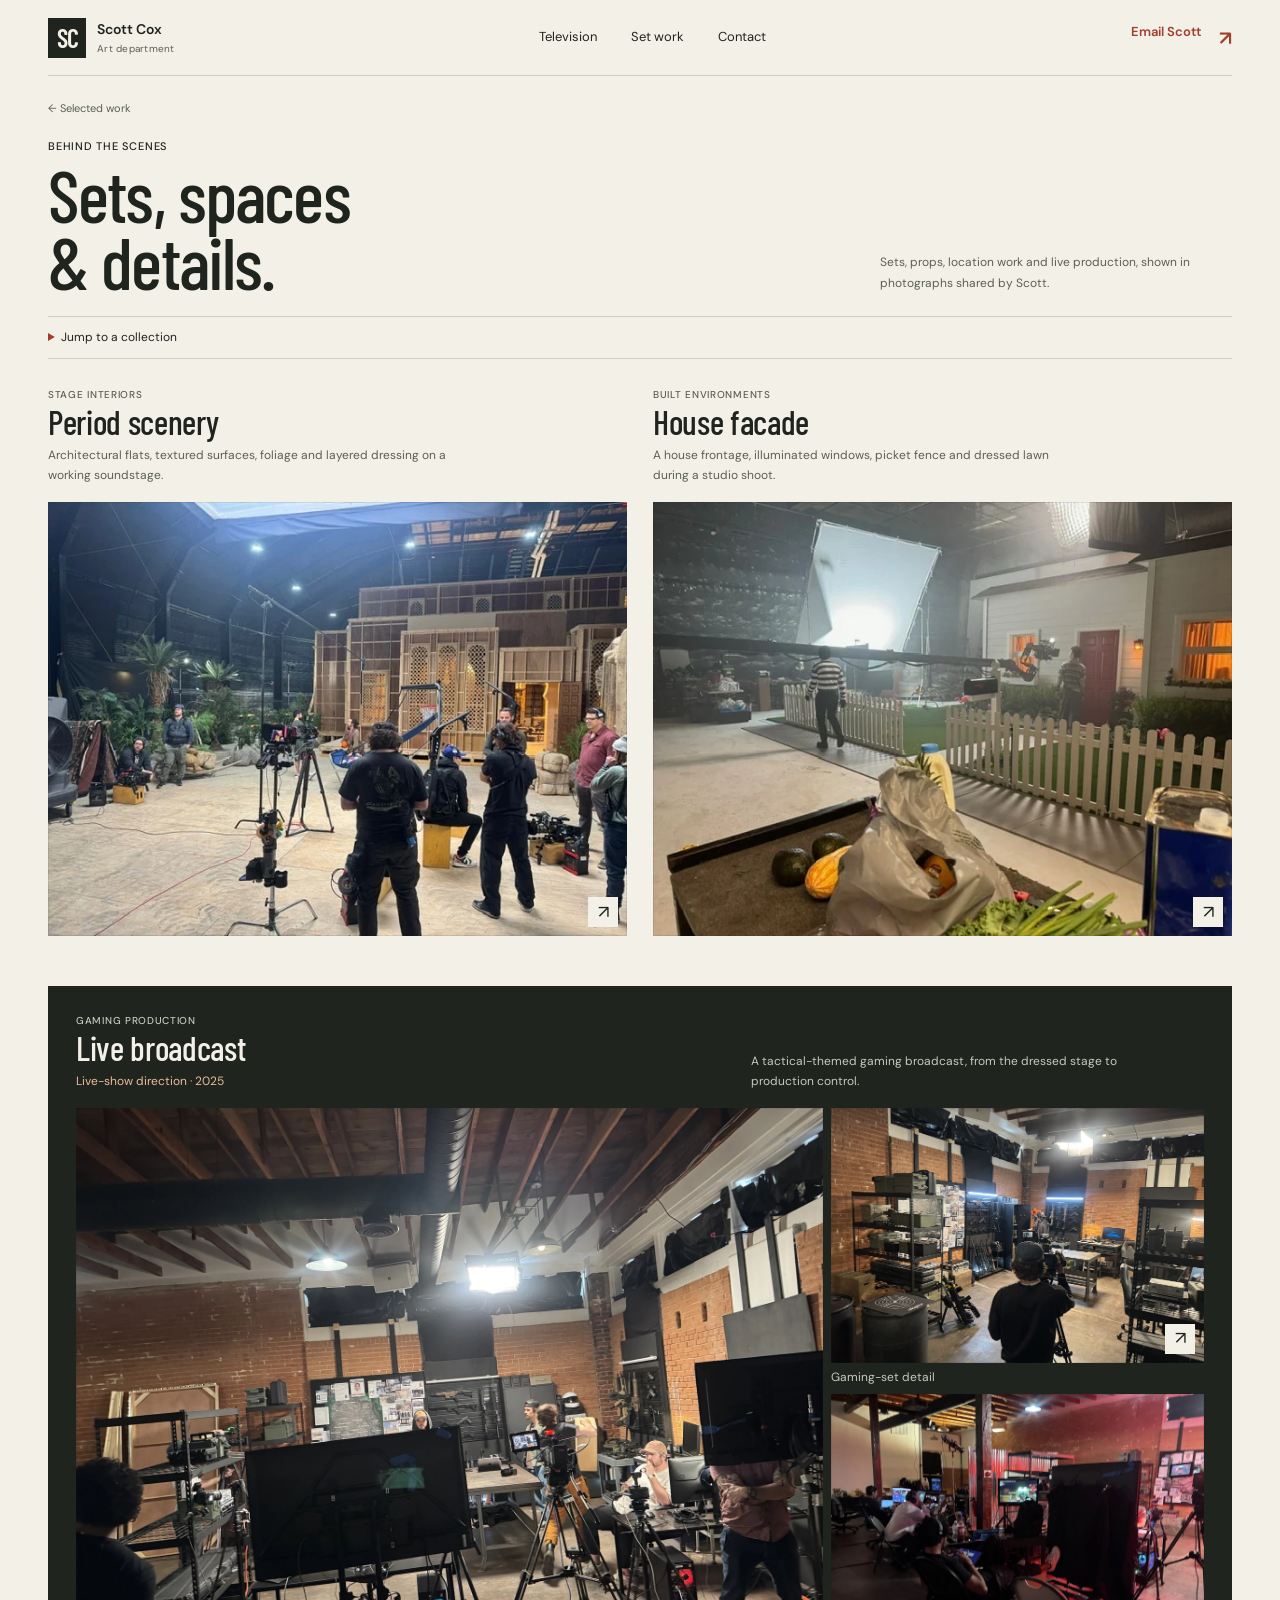
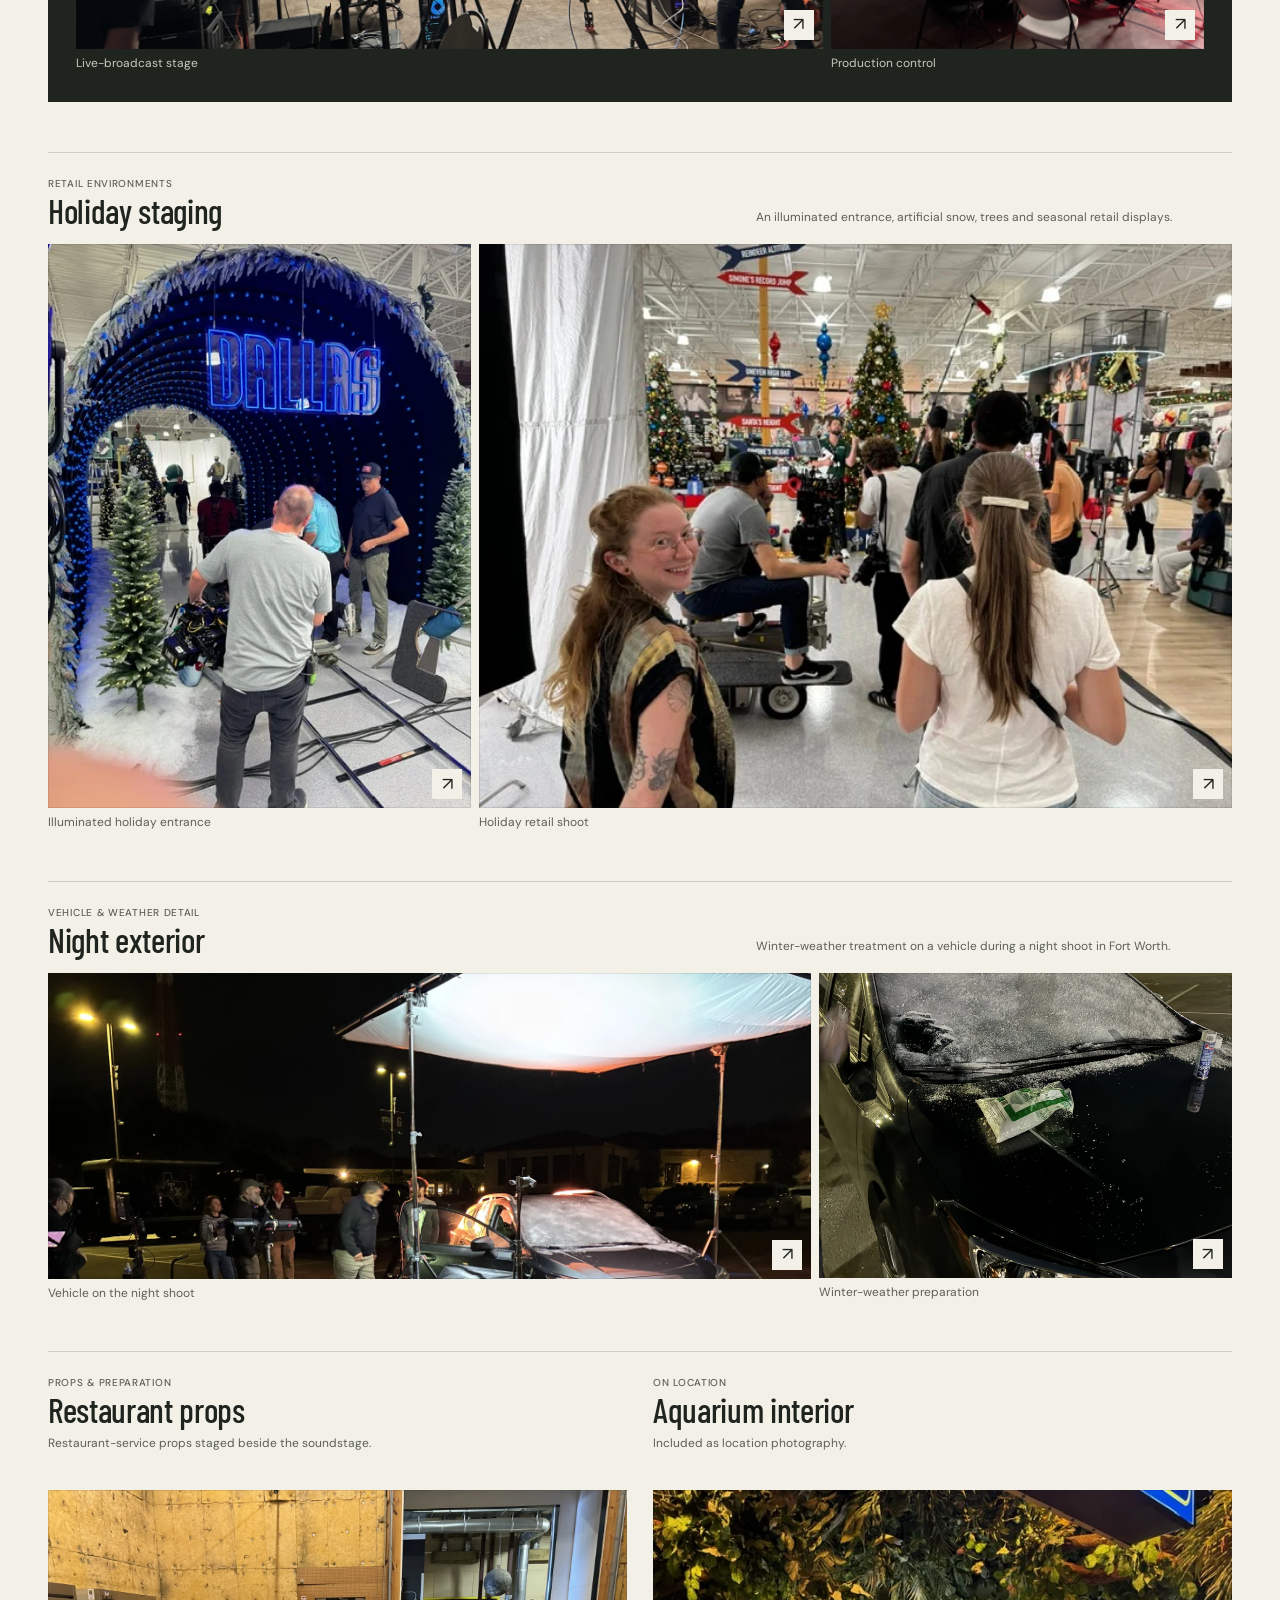
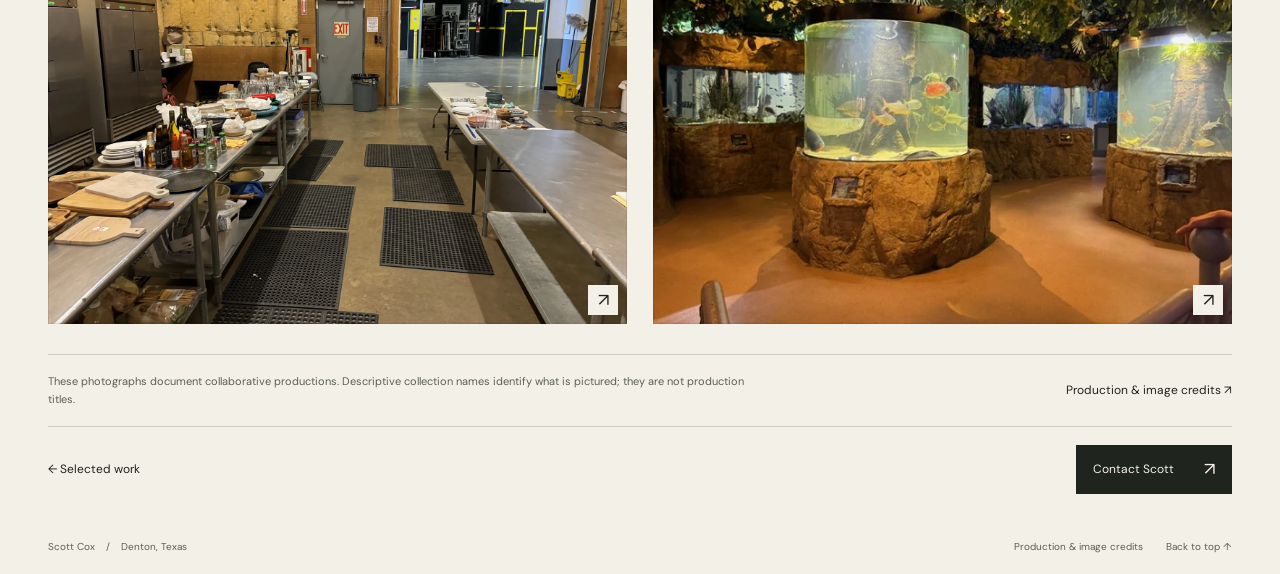
<file: work/set-work.html>
<!doctype html>
<html lang="en">
<head>
  <meta charset="utf-8">
  <meta name="viewport" content="width=device-width,initial-scale=1">
  <title>Set Photography — Scott Cox</title>
  <meta name="description" content="Scott Cox — production design and art direction in Denton / Dallas–Fort Worth. Explore set photography, television and commercial work, and contact Scott for production inquiries.">
  <meta name="theme-color" content="#f3f0e8">
  <link rel="canonical" href="https://cmcnosky.github.io/scott-cox-portfolio-preview/work/set-work.html">
  <meta property="og:title" content="Set Photography — Scott Cox">
  <meta property="og:description" content="Production design &amp; art direction · Denton / Dallas–Fort Worth · Sets, props, television &amp; commercials">
  <meta property="og:type" content="website">
  <meta property="og:url" content="https://cmcnosky.github.io/scott-cox-portfolio-preview/work/set-work.html">
  <meta property="og:image" content="https://cmcnosky.github.io/scott-cox-portfolio-preview/assets/social-preview-night-exterior-20261117.jpg">
  <meta property="og:image:width" content="1200">
  <meta property="og:image:height" content="630">
  <meta property="og:image:alt" content="Scott Cox, production design and art direction in Denton and Dallas–Fort Worth, above a photograph of a crew filming a frosted car at night.">
  <meta name="twitter:card" content="summary_large_image">
  <meta name="twitter:image" content="https://cmcnosky.github.io/scott-cox-portfolio-preview/assets/social-preview-night-exterior-20261117.jpg">
  <link rel="icon" href="../assets/favicon.svg" type="image/svg+xml">
  <link rel="stylesheet" href="../assets/fonts/fonts.css">
  <link rel="stylesheet" href="../assets/site.css">
  <link rel="stylesheet" href="../assets/gallery.css">
  <script src="../assets/site.js" defer></script>
<meta name="twitter:image:alt" content="Scott Cox, production design and art direction in Denton and Dallas–Fort Worth, above a photograph of a crew filming a frosted car at night.">
<meta property="og:image:type" content="image/jpeg">
</head>
<body>
  <a class="skip-link" href="#main">Skip to content</a>

  <header class="site-header wrap">
    <a class="brand" href="../index.html" aria-label="Scott Cox, home">
      <span class="brand-mark" aria-hidden="true">SC</span>
      <span>Scott Cox<span class="brand-sub">Art department</span></span>
    </a>
    <nav aria-label="Main navigation">
      <a href="../index.html#credits">Television</a>
      <a href="../index.html#work">Set work</a>
      <a href="../index.html#contact">Contact</a>
    </nav>
    <a class="header-email" href="mailto:scottcoxfilm@gmail.com?subject=Production%20inquiry">Email Scott <span aria-hidden="true">↗</span></a>
  </header>

  <main id="main">
    <div class="set-intro gallery-intro wrap">
      <a class="back-link" href="../index.html#work">← Selected work</a>
      <div class="set-intro-row gallery-intro-row">
        <div>
          <p class="eyebrow">Behind the scenes</p>
          <h1>Sets, spaces<br>&amp; details.</h1>
        </div>
        <p>Sets, props, location work and live production, shown in photographs shared by Scott.</p>
      </div>
      <details class="gallery-index">
        <summary>Jump to a collection</summary>
        <nav class="set-nav gallery-nav" aria-label="Photo collections">
          <a href="#period-stage">Period scenery</a>
          <a href="#house-facade">House facade</a>
          <a href="#live-broadcast">Live broadcast</a>
          <a href="#holiday-staging">Holiday staging</a>
          <a href="#vehicle-shoot">Night exterior</a>
          <a href="#restaurant-props">Restaurant props</a>
          <a href="#aquarium-location">Aquarium interior</a>
        </nav>
      </details>
    </div>

    <div class="gallery-story wrap">
      <div class="essay-pair essay-pair--opening">
        <section id="period-stage" class="essay-section essay-card" aria-labelledby="period-stage-title">
          <header class="essay-heading">
            <div class="essay-title">
              <p class="eyebrow">Stage interiors</p>
              <h2 id="period-stage-title">Period scenery</h2>
            </div>
            <p class="essay-description">Architectural flats, textured surfaces, foliage and layered dressing on a working soundstage.</p>
          </header>
          <figure class="essay-figure">
            <button type="button" class="essay-button" data-gallery data-full="../assets/images/set-work/period-stage.webp" data-caption="Period scenery on stage" aria-label="Enlarge period scenery on stage">
              <img src="../assets/images/set-work/period-stage.webp" alt="Camera crew in front of wood-toned period scenery, lattice panels, palms and textured walls." loading="lazy" width="640" height="480">
              <span class="image-open" aria-hidden="true">↗</span>
            </button>
          </figure>
        </section>

        <section id="house-facade" class="essay-section essay-card" aria-labelledby="house-facade-title">
          <header class="essay-heading">
            <div class="essay-title">
              <p class="eyebrow">Built environments</p>
              <h2 id="house-facade-title">House facade</h2>
            </div>
            <p class="essay-description">A house frontage, illuminated windows, picket fence and dressed lawn during a studio shoot.</p>
          </header>
          <figure class="essay-figure">
            <button type="button" class="essay-button" data-gallery data-full="../assets/images/set-work/house-facade.webp" data-caption="House facade on stage" aria-label="Enlarge house facade on stage">
              <img src="../assets/images/set-work/house-facade.webp" alt="A house facade with a red door, white picket fence and lawn, with camera and lighting equipment on stage." loading="lazy" width="640" height="480">
              <span class="image-open" aria-hidden="true">↗</span>
            </button>
          </figure>
        </section>
      </div>

      <section id="live-broadcast" class="essay-section essay-section--feature" aria-labelledby="live-broadcast-title">
        <header class="essay-heading">
          <div class="essay-title">
            <p class="eyebrow">Gaming production</p>
            <h2 id="live-broadcast-title">Live broadcast</h2>
            <p class="set-role">Live-show direction · 2025</p>
          </div>
          <p class="essay-description">A tactical-themed gaming broadcast, from the dressed stage to production control.</p>
        </header>
        <div class="essay-media essay-media--live">
          <figure class="essay-figure essay-figure--lead">
            <button type="button" class="essay-button" data-gallery data-full="../assets/images/set-work/live-stage.webp" data-caption="Live-broadcast stage" aria-label="Enlarge live-broadcast stage">
              <img src="../assets/images/set-work/live-stage.webp" alt="Cameras and crew face a tactical-themed gaming set with a wall map, cases and scenic dressing." loading="lazy" width="1600" height="1200">
              <span class="image-open" aria-hidden="true">↗</span>
            </button>
            <figcaption>Live-broadcast stage</figcaption>
          </figure>
          <figure class="essay-figure">
            <button type="button" class="essay-button" data-gallery data-full="../assets/images/set-work/live-detail.webp" data-caption="Gaming-set detail" aria-label="Enlarge gaming-set detail">
              <img src="../assets/images/set-work/live-detail.webp" alt="Cases, a wall map, prop equipment and a target labeled RICOCHET ANTI-CHEAT on the broadcast set." loading="lazy" width="1600" height="1200">
              <span class="image-open" aria-hidden="true">↗</span>
            </button>
            <figcaption>Gaming-set detail</figcaption>
          </figure>
          <figure class="essay-figure">
            <button type="button" class="essay-button" data-gallery data-full="../assets/images/set-work/live-control.webp" data-caption="Production control" aria-label="Enlarge production control">
              <img src="../assets/images/set-work/live-control.webp" alt="A live-production control area with monitors, workstations and crew." loading="lazy" width="1600" height="1200">
              <span class="image-open" aria-hidden="true">↗</span>
            </button>
            <figcaption>Production control</figcaption>
          </figure>
        </div>
      </section>

      <section id="holiday-staging" class="essay-section" aria-labelledby="holiday-staging-title">
        <header class="essay-heading">
          <div class="essay-title">
            <p class="eyebrow">Retail environments</p>
            <h2 id="holiday-staging-title">Holiday staging</h2>
          </div>
          <p class="essay-description">An illuminated entrance, artificial snow, trees and seasonal retail displays.</p>
        </header>
        <div class="essay-media essay-media--holiday">
          <figure class="essay-figure">
            <button type="button" class="essay-button" data-gallery data-full="../assets/images/set-work/holiday-entrance.webp" data-caption="Illuminated holiday entrance" aria-label="Enlarge illuminated holiday entrance">
              <img src="../assets/images/set-work/holiday-entrance.webp" alt="An illuminated DALLAS entrance with icicle decorations, artificial snow, trees and a camera crew." loading="lazy" width="480" height="640">
              <span class="image-open" aria-hidden="true">↗</span>
            </button>
            <figcaption>Illuminated holiday entrance</figcaption>
          </figure>
          <figure class="essay-figure">
            <button type="button" class="essay-button" data-gallery data-full="../assets/images/set-work/holiday-retail.webp" data-caption="Holiday retail shoot" aria-label="Enlarge holiday retail shoot">
              <img src="../assets/images/set-work/holiday-retail.webp" alt="Crew and camera equipment among Christmas trees and seasonal displays in a retail interior." loading="lazy" width="640" height="480">
              <span class="image-open" aria-hidden="true">↗</span>
            </button>
            <figcaption>Holiday retail shoot</figcaption>
          </figure>
        </div>
      </section>

      <section id="vehicle-shoot" class="essay-section" aria-labelledby="vehicle-shoot-title">
        <header class="essay-heading">
          <div class="essay-title">
            <p class="eyebrow">Vehicle &amp; weather detail</p>
            <h2 id="vehicle-shoot-title">Night exterior</h2>
          </div>
          <p class="essay-description">Winter-weather treatment on a vehicle during a night shoot in Fort Worth.</p>
        </header>
        <div class="essay-media essay-media--vehicle">
          <figure class="essay-figure">
            <button type="button" class="essay-button" data-gallery data-full="../assets/images/set-work/vehicle-shoot.webp" data-caption="Vehicle on the night shoot" aria-label="Enlarge vehicle on the night shoot">
              <img src="../assets/images/set-work/vehicle-shoot.webp" alt="A frosted vehicle beneath an overhead diffusion frame with camera equipment and crew." loading="lazy" width="1600" height="641">
              <span class="image-open" aria-hidden="true">↗</span>
            </button>
            <figcaption>Vehicle on the night shoot</figcaption>
          </figure>
          <figure class="essay-figure">
            <button type="button" class="essay-button" data-gallery data-full="../assets/images/set-work/vehicle-prep.webp" data-caption="Winter-weather preparation" aria-label="Enlarge winter-weather preparation">
              <img src="../assets/images/set-work/vehicle-prep.webp" alt="Artificial frost or snow covers a vehicle windshield and hood, with application materials visible." loading="lazy" width="1600" height="1184">
              <span class="image-open" aria-hidden="true">↗</span>
            </button>
            <figcaption>Winter-weather preparation</figcaption>
          </figure>
        </div>
      </section>

      <div class="essay-pair essay-pair--closing">
        <section id="restaurant-props" class="essay-section essay-card" aria-labelledby="restaurant-props-title">
          <header class="essay-heading">
            <div class="essay-title">
              <p class="eyebrow">Props &amp; preparation</p>
              <h2 id="restaurant-props-title">Restaurant props</h2>
            </div>
            <p class="essay-description">Restaurant-service props staged beside the soundstage.</p>
          </header>
          <figure class="essay-figure">
            <button type="button" class="essay-button" data-gallery data-full="../assets/images/set-work/restaurant-props.webp" data-caption="Restaurant-commercial props" aria-label="Enlarge restaurant-commercial props">
              <img src="../assets/images/set-work/restaurant-props.webp" alt="Tables of dishes, bottles, cutting boards and food-service props beside a soundstage doorway." loading="lazy" width="1600" height="1200">
              <span class="image-open" aria-hidden="true">↗</span>
            </button>
          </figure>
        </section>

        <section id="aquarium-location" class="essay-section essay-card" aria-labelledby="location-title">
          <header class="essay-heading">
            <div class="essay-title">
              <p class="eyebrow">On location</p>
              <h2 id="location-title">Aquarium interior</h2>
            </div>
            <p class="essay-description">Included as location photography.</p>
          </header>
          <figure class="essay-figure">
            <button type="button" class="essay-button" data-gallery data-full="../assets/images/set-work/aquarium-location.webp" data-caption="Aquarium interior — location photography" aria-label="Enlarge aquarium interior">
              <img src="../assets/images/set-work/aquarium-location.webp" alt="Aquarium displays with stone-textured surrounds and overhead foliage." loading="lazy" width="640" height="480">
              <span class="image-open" aria-hidden="true">↗</span>
            </button>
          </figure>
        </section>
      </div>
    </div>

    <div class="set-note wrap">
      <p>These photographs document collaborative productions. Descriptive collection names identify what is pictured; they are not production titles.</p>
      <a href="../sources.html" class="text-link">Production &amp; image credits ↗</a>
    </div>

    <div class="project-next wrap">
      <a class="text-link" href="../index.html#work">← Selected work</a>
      <a class="button-link" href="mailto:scottcoxfilm@gmail.com?subject=Production%20inquiry">Contact Scott <span aria-hidden="true">↗</span></a>
    </div>

    <dialog id="image-dialog" class="lightbox" aria-label="Set photography viewer">
      <div class="lightbox-inner">
        <div class="lightbox-top">
          <span class="lightbox-count" aria-live="polite"></span>
          <button class="lightbox-close" autofocus>Close ×</button>
        </div>
        <div class="lightbox-image-wrap"><img class="lightbox-image" alt=""></div>
        <div class="lightbox-bottom">
          <button data-previous aria-label="Previous image">←</button>
          <p class="lightbox-caption" aria-live="polite"></p>
          <button data-next aria-label="Next image">→</button>
        </div>
      </div>
    </dialog>
  </main>

  <footer class="site-footer wrap">
    <span>Scott Cox <span class="footer-separator">/</span> Denton, Texas</span>
    <div>
      <a href="../sources.html">Production &amp; image credits</a>
      <a href="#main">Back to top ↑</a>
    </div>
  </footer>
</body>
</html>
</file>
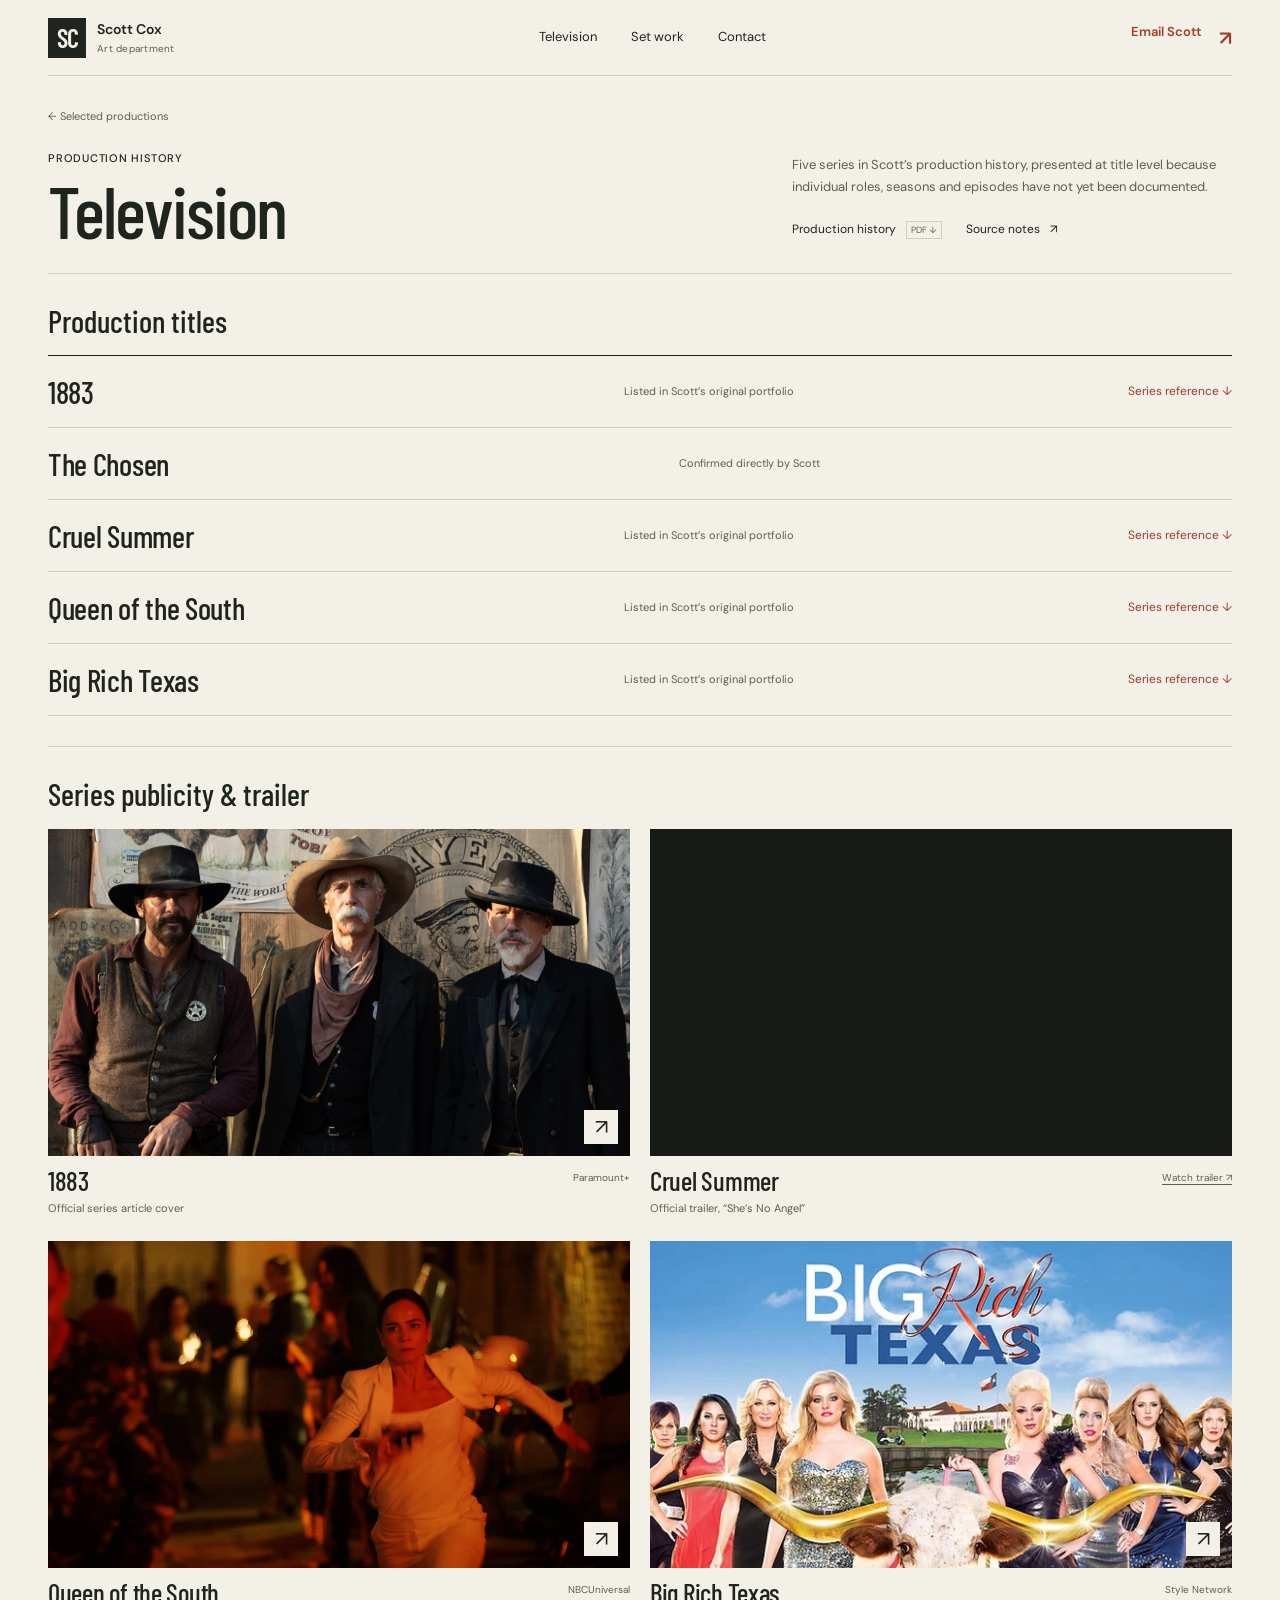
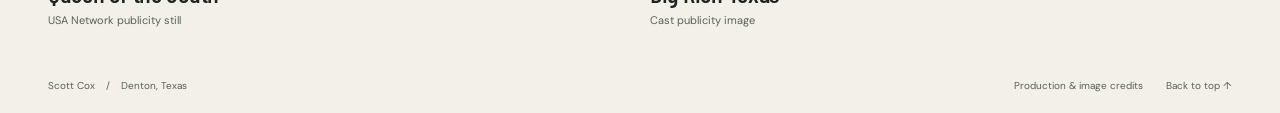
<file: work/television.html>
<!DOCTYPE html>
<html lang="en">
<head>
  <meta charset="utf-8">
  <meta name="viewport" content="width=device-width, initial-scale=1">
  <title>Television Production History — Scott Cox</title>
  <meta name="description" content="Television productions in Scott Cox’s work history, with source notes and official series reference material.">
  <meta name="theme-color" content="#f3f0e8">
  <link rel="canonical" href="https://cmcnosky.github.io/scott-cox-portfolio-preview/work/television.html">
  <meta property="og:title" content="Television Production History — Scott Cox">
  <meta property="og:description" content="Five television productions in Scott Cox’s work history, with clearly labeled series reference material.">
  <meta property="og:type" content="website">
  <meta property="og:url" content="https://cmcnosky.github.io/scott-cox-portfolio-preview/work/television.html">
  <meta property="og:image" content="https://cmcnosky.github.io/scott-cox-portfolio-preview/assets/social-preview-night-exterior-20261117.jpg">
  <meta property="og:image:width" content="1200">
  <meta property="og:image:height" content="630">
  <meta property="og:image:alt" content="Scott Cox, production design and art direction in Denton and Dallas–Fort Worth, above a photograph of a crew filming a frosted car at night.">
  <meta name="twitter:card" content="summary_large_image">
  <meta name="twitter:image" content="https://cmcnosky.github.io/scott-cox-portfolio-preview/assets/social-preview-night-exterior-20261117.jpg">
  <link rel="icon" href="../assets/favicon.svg" type="image/svg+xml">
  <link rel="stylesheet" href="../assets/fonts/fonts.css">
  <link rel="stylesheet" href="../assets/site.css">
  <link rel="stylesheet" href="../assets/interior.css">
  <script src="../assets/site.js" defer></script>
<meta name="twitter:image:alt" content="Scott Cox, production design and art direction in Denton and Dallas–Fort Worth, above a photograph of a crew filming a frosted car at night.">
<meta property="og:image:type" content="image/jpeg">
</head>
<body class="interior-page television-page">
  <a class="skip-link" href="#main">Skip to content</a>

  <header class="site-header wrap">
    <a class="brand" href="../index.html" aria-label="Scott Cox, home">
      <span class="brand-mark" aria-hidden="true">SC</span>
      <span>Scott Cox<span class="brand-sub">Art department</span></span>
    </a>
    <nav aria-label="Main navigation">
      <a href="../index.html#credits">Television</a>
      <a href="../index.html#work">Set work</a>
      <a href="../index.html#contact">Contact</a>
    </nav>
    <a class="header-email" href="mailto:scottcoxfilm@gmail.com?subject=Production%20inquiry">Email Scott <span aria-hidden="true">↗</span></a>
  </header>

  <main id="main">
    <div class="project-intro interior-hero wrap">
      <a class="back-link" href="../index.html#credits">← Selected productions</a>
      <div class="interior-heading">
        <div>
          <p class="eyebrow">Production history</p>
          <h1>Television</h1>
        </div>
        <div>
          <p class="interior-lead">Five series in Scott’s production history, presented at title level because individual roles, seasons and episodes have not yet been documented.</p>
          <div class="interior-actions">
            <a class="text-link" href="../assets/Scott-Cox-Selected-Credits.pdf" download>Production history <span class="file-type">PDF ↓</span></a>
            <a class="text-link" href="../sources.html#production-sources">Source notes <span aria-hidden="true">↗</span></a>
          </div>
        </div>
      </div>
    </div>

    <section id="television" class="interior-section wrap" aria-labelledby="history-title">
      <div class="interior-section-heading">
        <h2 id="history-title">Production titles</h2>
      </div>

      <ul class="production-title-list">
        <li class="production-title" id="1883">
          <h2>1883</h2>
          <p>Listed in Scott’s original portfolio</p>
          <a class="text-link" href="#reference-1883">Series reference ↓</a>
        </li>
        <li class="production-title" id="the-chosen">
          <h2>The Chosen</h2>
          <p>Confirmed directly by Scott</p>
        </li>
        <li class="production-title" id="cruel-summer">
          <h2>Cruel Summer</h2>
          <p>Listed in Scott’s original portfolio</p>
          <a class="text-link" href="#reference-cruel-summer">Series reference ↓</a>
        </li>
        <li class="production-title" id="queen-of-the-south">
          <h2>Queen of the South</h2>
          <p>Listed in Scott’s original portfolio</p>
          <a class="text-link" href="#reference-queen-of-the-south">Series reference ↓</a>
        </li>
        <li class="production-title" id="big-rich-texas">
          <h2>Big Rich Texas</h2>
          <p>Listed in Scott’s original portfolio</p>
          <a class="text-link" href="#reference-big-rich-texas">Series reference ↓</a>
        </li>
      </ul>
    </section>

    <section class="interior-section wrap" aria-labelledby="reference-title">
      <div class="interior-section-heading">
        <h2 id="reference-title">Series publicity &amp; trailer</h2>
      </div>

      <div class="reference-grid">
        <article class="reference-card" id="reference-1883">
          <button type="button" class="television-image" data-gallery data-full="../assets/images/tv-1883.webp" data-caption="1883 — Official article cover from Paramount+. Series reference material." aria-label="View 1883 series reference image">
            <img src="../assets/images/tv-1883.webp" alt="Three men in Old West costume stand in front of a wall covered in nineteenth-century posters in an 1883 publicity image." width="1600" height="900" loading="eager" fetchpriority="high">
            <span class="image-open" aria-hidden="true">↗</span>
          </button>
          <div class="television-caption">
            <div>
              <h3>1883</h3>
              <p>Official series article cover</p>
            </div>
            <span>Paramount+</span>
          </div>
        </article>

        <article class="reference-card" id="reference-cruel-summer">
          <div class="television-video">
            <iframe src="https://www.youtube-nocookie.com/embed/0DoTNeWDgCQ" title="Cruel Summer official trailer from Freeform" loading="lazy" allow="accelerometer; autoplay; clipboard-write; encrypted-media; gyroscope; picture-in-picture; web-share" referrerpolicy="strict-origin-when-cross-origin" allowfullscreen></iframe>
          </div>
          <div class="television-caption">
            <div>
              <h3>Cruel Summer</h3>
              <p>Official trailer, “She’s No Angel”</p>
            </div>
            <span><a href="https://www.youtube.com/watch?v=0DoTNeWDgCQ" target="_blank" rel="noopener">Watch trailer ↗</a></span>
          </div>
        </article>

        <article class="reference-card" id="reference-queen-of-the-south">
          <button type="button" class="television-image" data-gallery data-full="../assets/images/tv-queen-of-the-south.webp" data-caption="Queen of the South — USA Network publicity still from episode 501, ‘Fantasmas.’ Series reference material. Photo: USA Network © 2021 USA Network Media, LLC." aria-label="View Queen of the South series reference image">
            <img src="../assets/images/tv-queen-of-the-south.webp" alt="Teresa Mendoza in a warmly lit, crowded interior in a Queen of the South publicity still." width="1000" height="563" loading="lazy">
            <span class="image-open" aria-hidden="true">↗</span>
          </button>
          <div class="television-caption">
            <div>
              <h3>Queen of the South</h3>
              <p>USA Network publicity still</p>
            </div>
            <span>NBCUniversal</span>
          </div>
        </article>

        <article class="reference-card" id="reference-big-rich-texas">
          <button type="button" class="television-image" data-gallery data-full="../assets/images/tv-big-rich-texas.webp" data-caption="Big Rich Texas — Cast publicity image via Dr. Bon Blossman’s official website. Series reference material." aria-label="View Big Rich Texas series reference image">
            <img src="../assets/images/tv-big-rich-texas.webp" alt="Big Rich Texas cast publicity image with the series title and a Texas longhorn." width="600" height="337" loading="lazy">
            <span class="image-open" aria-hidden="true">↗</span>
          </button>
          <div class="television-caption">
            <div>
              <h3>Big Rich Texas</h3>
              <p>Cast publicity image</p>
            </div>
            <span>Style Network</span>
          </div>
        </article>
      </div>
    </section>

    <dialog id="image-dialog" class="lightbox" aria-label="Television reference image viewer">
      <div class="lightbox-inner">
        <div class="lightbox-top">
          <span class="lightbox-count" aria-live="polite"></span>
          <button type="button" class="lightbox-close" autofocus>Close ×</button>
        </div>
        <div class="lightbox-image-wrap">
          <img class="lightbox-image" src="../assets/images/tv-1883.webp" alt="">
        </div>
        <div class="lightbox-bottom">
          <button type="button" data-previous aria-label="Previous image">←</button>
          <p class="lightbox-caption" aria-live="polite"></p>
          <button type="button" data-next aria-label="Next image">→</button>
        </div>
      </div>
    </dialog>
  </main>

  <footer class="site-footer wrap">
    <span>Scott Cox <span class="footer-separator">/</span> Denton, Texas</span>
    <div>
      <a href="../sources.html">Production &amp; image credits</a>
      <a href="#main">Back to top ↑</a>
    </div>
  </footer>
</body>
</html>
</file>
<file: assets/fonts/fonts.css>
@font-face {
  font-family: 'Barlow Condensed';
  font-style: normal;
  font-weight: 500;
  font-display: swap;
  src: url(./font-0.ttf) format('truetype');
}
@font-face {
  font-family: 'Barlow Condensed';
  font-style: normal;
  font-weight: 600;
  font-display: swap;
  src: url(./font-1.ttf) format('truetype');
}
@font-face {
  font-family: 'Barlow Condensed';
  font-style: normal;
  font-weight: 700;
  font-display: swap;
  src: url(./font-2.ttf) format('truetype');
}
@font-face {
  font-family: 'DM Sans';
  font-style: normal;
  font-weight: 400;
  font-display: swap;
  src: url(./font-3.ttf) format('truetype');
}
@font-face {
  font-family: 'DM Sans';
  font-style: normal;
  font-weight: 500;
  font-display: swap;
  src: url(./font-4.ttf) format('truetype');
}
@font-face {
  font-family: 'DM Sans';
  font-style: normal;
  font-weight: 600;
  font-display: swap;
  src: url(./font-5.ttf) format('truetype');
}
</file>
<file: assets/site.css>
:root{--paper:#f3f0e8;--ink:#20241f;--muted:#5b6055;--line:#cecfc2;--accent:#a23d29;--display:'Barlow Condensed','Arial Narrow',sans-serif;--body:'DM Sans',Arial,sans-serif}
*{box-sizing:border-box}html{scroll-behavior:smooth;scroll-padding-top:24px}body{margin:0;background:var(--paper);color:var(--ink);font:15px/1.6 var(--body);-webkit-font-smoothing:antialiased}a{color:inherit;text-decoration:none}button{font:inherit;cursor:pointer;color:inherit}img{display:block;width:100%;height:auto}h1,h2,h3,p,figure,dl{margin:0}h1,h2,h3{line-height:1.1}a,button{-webkit-tap-highlight-color:transparent}:focus-visible{outline:3px solid var(--accent);outline-offset:5px}::selection{background:#d8bbaa}.wrap{width:min(1184px,calc(100% - 80px));margin-inline:auto}.skip-link{position:fixed;top:8px;left:8px;z-index:30;padding:9px 15px;background:var(--ink);color:white;transform:translateY(-160%)}.skip-link:focus{transform:translateY(0)}
.site-header{height:87px;display:flex;align-items:center;justify-content:space-between;border-bottom:1px solid var(--line);gap:24px}.brand{display:flex;align-items:center;gap:11px;font-size:14px;font-weight:600;line-height:1.3}.brand-mark{display:grid;place-items:center;background:var(--ink);color:var(--paper);font:600 26px/.9 var(--display);width:38px;height:40px;letter-spacing:-1px}.brand-sub{display:block;font-size:10px;font-weight:400;color:var(--muted);margin-top:3px;letter-spacing:.025em}.site-header nav{display:flex;align-items:center;gap:34px;font-size:13px}.site-header nav a{padding:12px 0}.site-header a:hover,.text-link:hover,.back-link:hover{text-decoration:underline;text-underline-offset:5px}.header-email{color:var(--accent);font-size:13px;font-weight:600;display:flex;gap:18px;padding:12px 0}.header-email span{font-size:20px}.intro{display:flex;justify-content:space-between;align-items:center;gap:36px;padding-block:27px 25px}.eyebrow{font-size:11px;font-weight:500;line-height:1.5;letter-spacing:.07em;text-transform:uppercase}.eyebrow>span{margin-inline:7px;color:var(--accent)}.intro h1{font:600 clamp(68px,8.3vw,108px)/.98 var(--display);letter-spacing:-.025em;margin-top:8px}.intro-role{padding-right:3%;min-width:300px}.intro-role>p{font-size:27px;line-height:1.18;letter-spacing:-.035em;font-weight:500}.intro-role>span{display:block;font-size:12px;color:var(--muted);margin-top:11px}.section-heading{display:flex;align-items:center;justify-content:space-between;gap:24px;margin-bottom:15px}.section-heading h2{font-size:15px;font-weight:600;line-height:1.4}.section-heading h2:before{content:'';display:inline-block;background:var(--accent);width:5px;height:13px;margin-right:11px;vertical-align:-1px}.section-label{font-size:11px;color:var(--muted)}
.project-cover{display:grid;grid-template-columns:1fr .37fr;gap:5px;position:relative;background:var(--ink);overflow:hidden}.project-cover>div{overflow:hidden}.cover-wide img{height:100%;object-fit:cover;object-position:center}.cover-portrait img{height:100%;object-fit:cover;object-position:center 51%}.project-cover{height:367px}.cover-open{position:absolute;left:18px;bottom:18px;background:var(--paper);padding:10px 16px;font-size:12px;font-weight:600;transition:background .15s,color .15s}.project-cover:hover .cover-open{background:var(--accent);color:white}.feature-caption{display:grid;grid-template-columns:1fr auto 48px;align-items:center;gap:36px;background:var(--ink);color:var(--paper);padding:22px 26px}.feature-caption .eyebrow{font-size:10px;color:#c7c9bb}.feature-caption h3{font:500 38px/1.1 var(--display);letter-spacing:-.015em;margin-top:3px}.feature-caption h3 a:hover{text-decoration:underline;text-underline-offset:5px}.feature-role{display:flex;flex-direction:column;font-size:11px;color:#c7c9bb;line-height:1.5}.feature-role strong{font-size:14px;font-weight:500;color:var(--paper);margin-block:2px 4px}.meta-label{font-size:10px}.circle-link{display:grid;place-items:center;border:1px solid #888e7c;width:42px;height:42px;border-radius:50%;font-size:22px}.circle-link:hover{background:var(--paper);color:var(--ink)}.circle-link:focus-visible,.contact-section :focus-visible{outline-color:#e9bc9a}.credits-section{padding-block:38px 30px}.text-link{font-size:12px;display:inline-flex;gap:10px;align-items:center;min-height:32px}.file-type{font-size:9px;color:var(--muted);padding:1px 4px;border:1px solid var(--line)}.credits-table{border-top:1px solid var(--line)}.credit-header,.credit-record{display:grid;grid-template-columns:1.6fr 1fr 1.1fr;gap:30px;border-bottom:1px solid var(--line)}.credit-header{font-size:11px;color:var(--muted);padding:9px 0}.credit-record{padding:18px 0;font-size:13px}.credit-record strong,.credit-record a{font-weight:500;font-size:15px}.credit-record a:hover{text-decoration:underline;text-underline-offset:4px}.credit-record a span{font-size:13px;margin-left:6px;color:var(--accent)}.credit-record p{font-size:12px;color:var(--muted);margin-top:3px}.credit-record .credit-context{font-size:12px;line-height:1.7;margin-top:7px}.credit-sub{display:block;font-size:11px;color:var(--muted);margin-top:4px}.credits-note{font-size:11px;color:var(--muted);margin-top:12px}
.contact-section{background:var(--ink);color:var(--paper)}.contact-inner{display:grid;grid-template-columns:1.15fr 1fr;gap:10%;padding-block:34px 36px}.contact-section .eyebrow{color:#c0c5b5;font-size:10px}.contact-bio h2{font:500 33px/1.1 var(--display);margin-block:9px 13px}.contact-bio>p:last-child{font-size:12px;line-height:1.85;color:#d1d5c7;max-width:425px}.contact-action{align-self:center}.email-link{font-size:clamp(18px,2vw,25px);letter-spacing:-.035em;display:flex;justify-content:space-between;gap:12px;align-items:center;padding:9px 0 13px;border-bottom:1px solid #69705f;line-height:1.4}.email-link:hover{color:#e9bc9a}.email-link>span{font-size:28px;color:#e9bc9a}.contact-action>p:not(.eyebrow){font-size:12px;color:#c0c5b5;line-height:1.7;margin-block:13px}.contact-download{display:flex;justify-content:space-between;font-size:11px;padding-block:9px;max-width:225px}.contact-download:hover{text-decoration:underline;text-underline-offset:4px}.contact-download span{color:#c0c5b5}.site-footer{padding-block:19px;font-size:10px;color:var(--muted);display:flex;justify-content:space-between;gap:24px}.footer-separator{margin-inline:8px}.site-footer>div{display:flex;gap:23px}.site-footer a:hover{text-decoration:underline;text-underline-offset:4px}
.project-intro{padding-top:23px}.back-link{display:inline-block;font-size:11px;color:var(--muted);padding-block:6px}.project-heading{display:flex;justify-content:space-between;align-items:center;gap:24px;margin-block:20px 25px}.project-heading h1{font:500 66px/1.02 var(--display);letter-spacing:-.025em;margin-top:7px}.button-link{display:inline-flex;align-items:center;justify-content:space-between;gap:30px;min-height:44px;padding:10px 17px;background:var(--ink);color:var(--paper);font-size:12px}.button-link span{font-size:18px}.button-link:hover{background:var(--accent)}.project-summary{display:grid;grid-template-columns:1fr 1.2fr;gap:70px;border-top:1px solid var(--line);padding-top:20px;margin-bottom:30px}.project-summary>p{font-size:14px;line-height:1.8;max-width:430px}.project-summary>dl{display:grid;grid-template-columns:1fr 1fr;gap:12px 25px}dt{font-size:10px;color:var(--muted);margin-bottom:3px}dd{font-size:12px;margin:0}.gallery-grid{display:grid;grid-template-columns:repeat(3,minmax(0,1fr));gap:23px 16px}.gallery-item.landscape{grid-column:span 2}.gallery-button{display:block;width:100%;height:clamp(270px,35vw,430px);padding:0;border:0;background:#dfded3;position:relative;overflow:hidden}.gallery-button img{height:100%;object-fit:cover}.gallery-item.portrait .gallery-button img{object-position:center 42%}.gallery-grid{align-items:start}.expand-icon{position:absolute;bottom:12px;right:12px;background:var(--paper);width:34px;height:34px;display:grid;place-items:center;font-size:20px}.gallery-button:hover .expand-icon{background:var(--accent);color:white}.gallery-item figcaption{display:flex;justify-content:space-between;gap:12px;align-items:center;font-size:11px;margin-top:8px}.gallery-item figcaption>span:last-child{font-size:9px;color:var(--muted)}.gallery-item.portrait figcaption>span:last-child{display:none}.image-note{font-size:10px;color:var(--muted);margin-top:19px}.project-credits{padding-block:30px}.crew-list{border-top:1px solid var(--line);padding-top:18px;display:grid;grid-template-columns:repeat(3,1fr);gap:20px 30px}.project-next{padding-block:18px 26px;border-top:1px solid var(--line);display:flex;justify-content:space-between;gap:25px;align-items:center}.sources-page{padding-block:32px}.sources-page>p,.sources-page section{max-width:780px}.sources-page h1{font:500 45px/1.1 var(--display);margin-bottom:20px}.sources-page h2{font-size:18px;margin-bottom:12px}.sources-page section{margin-top:25px;padding-top:20px;border-top:1px solid var(--line)}.sources-page p,.sources-page li{font-size:13px;line-height:1.8;margin-bottom:12px}.sources-page a{text-decoration:underline;text-underline-offset:3px}.source-date{color:var(--muted)}
body:has(dialog[open]){overflow:hidden}.lightbox{border:0;padding:18px;background:#181e1a;color:#f5f6f3;max-width:100vw;max-height:100dvh;width:100vw;height:100dvh;margin:auto}.lightbox::backdrop{background:#181e1a}.lightbox-inner{height:100%;display:grid;grid-template-rows:auto minmax(0,1fr) auto;gap:14px}.lightbox-top{display:flex;align-items:center;justify-content:space-between;font-size:12px}.lightbox-close{background:transparent;color:inherit;border:1px solid #737c70;min-height:44px;padding:7px 15px;font-size:13px}.lightbox-image-wrap{display:flex;align-items:center;justify-content:center;min-height:0;overflow:hidden}.lightbox-image{max-width:100%;max-height:100%;width:auto;height:auto;object-fit:contain}.lightbox-bottom{display:grid;grid-template-columns:44px 1fr 44px;align-items:center;gap:20px}.lightbox-bottom button{background:transparent;border:1px solid #737c70;color:inherit;min-height:44px;min-width:44px;font-size:22px}.lightbox-caption{font-size:12px;line-height:1.5;text-align:center}.lightbox button:hover{background:#374132}.lightbox :focus-visible{outline-color:#e9bc9a}
@media(min-width:1500px){.project-cover{height:400px}}
@media(max-width:960px){.wrap{width:calc(100% - 48px)}.intro-role{min-width:240px;padding-right:0}.intro-role>p{font-size:24px}.project-cover{height:310px;grid-template-columns:1fr .4fr}.feature-caption{gap:20px}.feature-caption h3{font-size:34px}.credit-header,.credit-record{grid-template-columns:1.3fr 1fr 1fr;gap:20px}.contact-inner{gap:7%}.project-summary{gap:35px}.gallery-grid{gap:20px 12px}.gallery-item figcaption{font-size:10px}.gallery-item figcaption>span:last-child{font-size:8px}}
@media(max-width:640px){html{scroll-padding-top:18px}.wrap{width:calc(100% - 36px)}.site-header{height:74px;gap:15px}.brand{font-size:12px;gap:8px}.brand-mark{width:30px;height:33px;font-size:23px}.brand-sub{font-size:9px}.site-header nav{gap:20px;font-size:12px}.header-email{display:none}.intro{display:block;padding-block:26px 24px}.intro .eyebrow{font-size:9px;letter-spacing:.06em}.intro h1{font-size:77px;line-height:1.02;margin-top:6px}.intro-role{display:flex;align-items:center;justify-content:space-between;gap:18px;margin-top:13px}.intro-role>p{font-size:19px;line-height:1.2}.intro-role>span{max-width:112px;text-align:right;font-size:10px;line-height:1.6;margin:0}.section-heading{gap:12px;margin-bottom:12px}.section-heading h2{font-size:13px}.section-label{font-size:9px}.section-heading h2:before{height:11px;margin-right:8px;width:4px}.project-cover{height:244px;grid-template-columns:1fr .57fr;gap:3px}.cover-wide img{object-position:46% center}.cover-open{font-size:10px;padding:8px 10px;left:11px;bottom:11px}.feature-caption{grid-template-columns:1fr 32px;padding:16px 17px;gap:13px 10px}.feature-caption h3{font-size:32px}.feature-caption .eyebrow{font-size:9px}.feature-role{grid-column:1;grid-row:2;font-size:10px}.feature-role strong{font-size:12px;margin:0 0 2px}.feature-role .meta-label{display:none}.circle-link{grid-column:2;grid-row:1 / 3;width:32px;height:32px;font-size:19px}.credits-section{padding-block:28px 24px}.text-link{font-size:10px;gap:6px}.file-type{font-size:8px}.credit-header{display:none}.credit-record{grid-template-columns:1fr 1fr;gap:10px 15px;padding-block:17px;font-size:11px}.credit-record>div:first-child{grid-column:1 / -1}.credit-record a,.credit-record strong{font-size:14px}.credit-record p{font-size:11px}.credit-record .credit-context{font-size:10px;line-height:1.8}.credit-record>div:last-child{text-align:right}.credit-sub{font-size:10px}.credits-note{font-size:10px}.contact-inner{grid-template-columns:1fr;gap:27px;padding-block:27px 26px}.contact-bio h2{font-size:30px;margin-block:8px 11px}.contact-bio>p:last-child{font-size:12px;max-width:390px}.contact-action{border-top:1px solid #57604f;padding-top:23px}.email-link{font-size:23px;padding-block:9px 12px}.contact-action>p:not(.eyebrow){font-size:11px}.contact-download{max-width:none}.site-footer{font-size:9px;display:block;padding-block:16px}.site-footer>div{justify-content:space-between;gap:10px;margin-top:11px}.project-intro{padding-top:17px}.project-heading{display:block;margin-block:18px 21px}.project-heading .eyebrow{font-size:10px}.project-heading h1{font-size:54px}.project-heading .button-link{margin-top:18px}.project-summary{grid-template-columns:1fr;gap:20px;padding-top:17px;margin-bottom:25px}.project-summary>p{font-size:13px}.project-summary>dl{gap:15px 18px}.project-summary dd{font-size:11px}.project-images .section-label{font-size:8px}.gallery-grid{grid-template-columns:1fr;gap:22px}.gallery-item.landscape{grid-column:auto}.gallery-button{height:auto}.gallery-button img{height:auto}.gallery-item.portrait .gallery-button{height:auto}.gallery-item.portrait .gallery-button img{height:auto;aspect-ratio:4/5;object-position:center}.gallery-button img{aspect-ratio:16/10}.gallery-item figcaption{font-size:11px}.gallery-item figcaption>span:last-child{font-size:9px}.gallery-item.portrait figcaption>span:last-child{display:block}.image-note{font-size:10px;line-height:1.7}.project-credits{padding-block:26px}.crew-list{grid-template-columns:1fr 1fr;gap:18px 15px}.crew-list dt{font-size:9px}.crew-list dd{font-size:11px}.project-next{gap:15px;padding-block:18px 23px}.project-next .button-link{font-size:11px;gap:16px;padding-inline:12px}.lightbox{padding:12px}.lightbox-bottom{gap:10px}.lightbox-caption{font-size:11px}.sources-page{padding-top:25px}.sources-page h1{font-size:38px}}
@media(max-width:360px){.site-header nav{gap:14px}.intro h1{font-size:69px}.intro-role>p{font-size:18px}.project-cover{height:220px}.email-link{font-size:20px}.credits-section .section-heading{align-items:flex-start}.file-type{display:none}}
@media(prefers-reduced-motion:reduce){html{scroll-behavior:auto}*,*::before,*::after{animation:none!important;transition:none!important}}
/* Television-led portfolio, November 2026. */
.site-header{height:76px}.intro{padding-block:25px 28px}.intro h1{font-size:88px}.intro-role{min-width:290px}.intro-role>p{font-size:27px}.section-heading{margin-bottom:9px}.section-intro{font-size:12px;color:var(--muted);margin:0 0 17px}.television-grid{display:grid;grid-template-columns:1fr 1fr;gap:25px 20px}.television-image{position:relative;display:block;width:100%;padding:0;border:0;overflow:hidden;background:#242721;aspect-ratio:16/9}.television-image img{height:100%;object-fit:cover;transition:transform .3s ease}.television-image:hover img{transform:scale(1.025)}.image-open{position:absolute;bottom:12px;right:12px;width:34px;height:34px;display:grid;place-items:center;background:var(--paper);font-size:21px;color:var(--ink)}.television-image:hover .image-open,.commercial-image:hover .image-open{background:var(--accent);color:#fff}.television-caption{display:flex;justify-content:space-between;align-items:center;gap:18px;padding-top:12px}.television-caption h3{font:500 31px/1.06 var(--display);letter-spacing:-.01em}.television-caption p{font-size:11px;color:var(--muted);margin-top:5px}.television-caption>span{font-size:10px;color:var(--muted);text-align:right;white-space:nowrap}.commercial-section{padding-top:35px}.commercial-project{display:grid;grid-template-columns:1.15fr 1fr;background:var(--ink);color:var(--paper);margin-top:14px}.commercial-image{position:relative;overflow:hidden;min-height:260px}.commercial-image img{height:100%;object-fit:cover}.commercial-copy{padding:27px 34px;align-self:center}.commercial-copy .eyebrow{font-size:10px;color:#c7c9bb}.commercial-copy .eyebrow>span{color:#c7c9bb}.commercial-copy h3{font:500 44px/1.1 var(--display);margin-top:6px}.commercial-copy h3 a:hover{text-decoration:underline;text-underline-offset:5px}.commercial-role{margin-top:13px;font-size:14px;font-weight:500}.commercial-description{font-size:12px;color:#c7c9bb;margin-top:6px;line-height:1.8}.commercial-copy .text-link{margin-top:16px;color:#e9bc9a}.commercial-project :focus-visible{outline-color:#e9bc9a}.experience-section{display:grid;grid-template-columns:1.15fr 1fr;gap:8%;padding-block:40px 38px}.experience-copy h2{font:500 38px/1.12 var(--display);margin-block:9px 14px}.experience-copy>p:not(.eyebrow){font-size:13px;line-height:1.8;max-width:510px}.experience-copy .professional-name{font-size:11px!important;color:var(--muted);margin-top:12px}.experience-details h3{font-size:13px;font-weight:500;margin:2px 0 12px}.disciplines{padding:0;margin:0;list-style:none;display:grid;grid-template-columns:1fr 1fr;gap:9px 24px;font-size:12px}.disciplines li{padding-block:6px;border-bottom:1px solid var(--line)}.download-link{display:flex;justify-content:space-between;gap:20px;font-size:12px;color:var(--accent);border-top:1px solid var(--line);padding-top:14px;margin-top:20px}.download-link:hover{text-decoration:underline;text-underline-offset:4px}.download-link span{color:var(--muted);font-size:10px;white-space:nowrap}.contact-inner{padding-block:30px 32px;gap:8%;grid-template-columns:1.15fr 1fr}.contact-bio h2{font-size:36px}.contact-action>p.contact-location{font-size:11px;margin-bottom:0}.contact-bio>p:last-child{line-height:1.65}.source-credit-list{padding-left:20px}.sources-page .source-credit-list li{margin-bottom:17px}.sources-page .source-credit-list strong{font-weight:600}.sources-page .source-credit-list small{display:block;font-size:11px;color:var(--muted)}
@media(min-width:1500px){.wrap{width:min(1184px,calc(100% - 80px))}}
@media(max-width:960px){.intro h1{font-size:80px}.intro-role{min-width:240px}.intro-role>p{font-size:25px}.television-caption h3{font-size:28px}.commercial-copy{padding:23px}.commercial-copy h3{font-size:38px}.commercial-image{min-height:248px}.experience-section{gap:6%}.disciplines{grid-template-columns:1fr;gap:3px}.contact-bio h2{font-size:34px}}
@media(max-width:640px){.site-header{height:70px;gap:10px}.site-header nav{gap:15px;font-size:11px}.brand-sub{font-size:8px}.intro{padding-block:23px 24px}.intro h1{font-size:74px}.intro-role{margin-top:12px;min-width:0}.intro-role>p{font-size:20px;line-height:1.2}.intro-role>span{font-size:10px;max-width:120px}.section-intro{font-size:11px;line-height:1.7;margin-bottom:14px;max-width:330px}.television-grid{grid-template-columns:1fr;gap:22px}.television-caption{padding-top:10px}.television-caption h3{font-size:30px}.television-caption p{font-size:11px;margin-top:3px}.television-caption>span{font-size:10px}.image-open{width:32px;height:32px;right:10px;bottom:10px}.commercial-section{padding-top:29px}.commercial-project{grid-template-columns:1fr;margin-top:13px}.commercial-image{min-height:0;aspect-ratio:16/9}.commercial-copy{padding:21px 22px 23px}.commercial-copy h3{font-size:39px}.commercial-role{margin-top:10px;font-size:13px}.commercial-copy .text-link{margin-top:12px;font-size:12px}.experience-section{grid-template-columns:1fr;gap:25px;padding-block:30px}.experience-copy h2{font-size:34px}.experience-copy>p:not(.eyebrow){font-size:12px}.experience-details h3{font-size:12px}.disciplines{grid-template-columns:1fr 1fr;gap:9px 16px;font-size:11px}.download-link{font-size:12px;margin-top:18px;padding-block:14px 2px}.contact-inner{grid-template-columns:1fr;gap:21px;padding-block:27px}.contact-bio h2{font-size:35px;margin-bottom:10px}.contact-action{padding-top:14px}.email-link{font-size:22px}.contact-action>p:not(.eyebrow){margin-block:12px}.contact-action>p.contact-location{margin-bottom:0}}
@media(max-width:360px){.site-header nav{gap:11px}.brand{font-size:11px}.intro h1{font-size:67px}.email-link{font-size:20px}.disciplines{font-size:10px}}

.television-video{aspect-ratio:16/9;background:#171a17;overflow:hidden}.television-video iframe{width:100%;height:100%;border:0;display:block}

@media(max-width:640px){.intro-role>p{font-size:19px;flex:1}.intro-role>span{flex:0 0 80px;max-width:80px}.television-caption{display:grid;grid-template-columns:1fr auto;gap:4px 12px}.television-caption>div{display:contents}.television-caption h3{grid-column:1/-1}.television-caption p{grid-column:1;grid-row:2;margin:0}.television-caption>span{grid-column:2;grid-row:2}}

/* Set photography portfolio. Shared typography and project-page styles remain above. */
.intro{padding-block:23px 27px}.intro h1{font-size:86px}.intro-role{padding-right:0}.selected-work .section-heading{margin-bottom:15px}.work-grid{display:grid;grid-template-columns:repeat(3,minmax(0,1fr));gap:24px 20px}.work-cover{display:block;position:relative;aspect-ratio:4/3;background:#252922;overflow:hidden}.work-cover img{height:100%;object-fit:cover;transition:transform .25s ease}.work-cover:hover img{transform:scale(1.025)}.work-cover .image-open{width:29px;height:29px;font-size:18px;bottom:10px;right:10px}.work-caption{display:flex;justify-content:space-between;gap:10px;align-items:center;padding-top:11px}.work-caption h3{font:500 29px/1.1 var(--display)}.work-caption h3 a:hover{text-decoration:underline;text-underline-offset:4px}.work-caption p{font-size:11px;color:var(--muted);margin-top:4px}.work-caption>span{font-size:10px;color:var(--muted);white-space:nowrap}.production-section{padding-top:35px}.production-list{display:grid;grid-template-columns:110px 1fr;gap:22px;padding-block:21px;border-top:1px solid var(--line);border-bottom:1px solid var(--line);align-items:center}.production-list ul{display:flex;justify-content:space-between;flex-wrap:wrap;gap:10px 24px;list-style:none;margin:0;padding:0}.production-list li{font:500 27px/1.15 var(--display)}.production-list a:hover{color:var(--accent)}.campaign-row{display:grid;grid-template-columns:168px 1fr auto;gap:24px;align-items:center;padding-block:21px;border-bottom:1px solid var(--line)}.campaign-thumb{display:block;aspect-ratio:16/9;overflow:hidden}.campaign-thumb img{height:100%;object-fit:cover}.campaign-row .eyebrow{font-size:10px;color:var(--muted)}.campaign-row h3{font:500 31px/1.1 var(--display);margin-block:4px 6px}.campaign-row>div>p:last-child{font-size:12px;color:var(--muted)}.campaign-row h3 a:hover{text-decoration:underline;text-underline-offset:4px}.production-footnote{display:flex;justify-content:space-between;gap:20px;font-size:11px;color:var(--muted);margin-top:13px}.production-footnote a:hover{text-decoration:underline}.experience-section{padding-block:32px}.experience-copy h2{font-size:33px}.experience-copy>p:not(.eyebrow){font-size:12px}.contact-bio h2{font-size:33px}.set-intro{padding-top:23px}.set-intro-row{display:grid;grid-template-columns:1fr 400px;gap:50px;align-items:end;padding-block:20px 23px}.set-intro-row h1{font:500 58px/1.03 var(--display);letter-spacing:-.02em;margin-top:7px}.set-intro-row>p{font-size:13px;color:var(--muted);line-height:1.7}.set-nav{display:flex;gap:13px 23px;flex-wrap:wrap;padding-block:15px;border-top:1px solid var(--line);border-bottom:1px solid var(--line);font-size:12px}.set-nav a:hover{color:var(--accent);text-decoration:underline;text-underline-offset:4px}.set-group{padding-top:32px;scroll-margin-top:24px}.set-group-heading{display:grid;grid-template-columns:1fr 1fr;gap:30px;align-items:end;margin-bottom:17px}.set-group-heading h2{font:500 36px/1.1 var(--display);margin-top:5px}.set-group-heading>p{font-size:12px;color:var(--muted);max-width:480px;line-height:1.75}.set-role{font-size:11px;color:var(--accent);margin-top:7px}.set-photos{display:grid;grid-template-columns:repeat(2,minmax(0,1fr));gap:18px}.set-photos.single{grid-template-columns:minmax(0,760px)}.set-photo{display:block;position:relative;width:100%;border:0;padding:0;background:#e4e1d9;overflow:hidden}.set-photo img{height:auto;max-height:540px;object-fit:contain;width:100%}.set-photos figure{min-width:0}.set-photos figcaption{font-size:11px;color:var(--muted);margin-top:7px}.set-note{border-top:1px solid var(--line);padding-block:18px;margin-top:30px;display:flex;gap:40px;justify-content:space-between;align-items:center}.set-note p{font-size:11px;color:var(--muted);max-width:720px}.set-note a{white-space:nowrap}.chosen-credit{display:grid;grid-template-columns:1fr 1fr;gap:30px;border-top:1px solid var(--line);padding-block:24px;margin-top:25px;align-items:center}.chosen-credit h3{font:500 32px/1.1 var(--display);margin-top:7px}.chosen-credit>p{font-size:12px;color:var(--muted)}#television{padding-block:22px 25px}.lightbox-image{object-fit:contain}.lightbox-image-wrap{min-height:0}.lightbox-top{flex-shrink:0}.lightbox-bottom{flex-shrink:0}
@media(max-width:960px){.work-grid{gap:23px 15px}.work-caption{align-items:start}.work-caption h3{font-size:26px}.work-caption>span{font-size:9px;padding-top:4px}.work-caption p{font-size:10px}.production-list{grid-template-columns:1fr;gap:12px}.production-list li{font-size:25px}.campaign-row{grid-template-columns:140px 1fr;gap:19px}.campaign-row>.text-link{grid-column:2;margin-top:-10px}.set-intro-row{grid-template-columns:1.2fr 1fr;gap:30px}.set-intro-row h1{font-size:49px}.set-photos img{max-height:460px}}
@media(max-width:640px){.intro{padding-block:23px}.intro h1{font-size:74px}.work-grid{grid-template-columns:repeat(2,minmax(0,1fr));gap:22px 12px}.work-caption{display:block;padding-top:9px}.work-caption h3{font-size:25px}.work-caption p{font-size:10px;line-height:1.4;margin-top:4px}.work-caption>span{display:none}.work-cover .image-open{width:24px;height:24px;font-size:16px;bottom:7px;right:7px}.selected-work .section-heading{align-items:center}.selected-work .text-link{font-size:10px}.production-section{padding-top:28px}.production-list{padding-block:16px;gap:13px}.production-list ul{justify-content:flex-start;gap:13px 25px}.production-list li{font-size:26px}.campaign-row{grid-template-columns:108px 1fr;gap:15px;padding-block:18px}.campaign-row .eyebrow{font-size:8px;line-height:1.6}.campaign-row .eyebrow span{margin-inline:2px}.campaign-row h3{font-size:29px}.campaign-row>div>p:last-child{font-size:10px;line-height:1.6}.campaign-row>.text-link{margin-top:-8px;font-size:11px}.production-footnote{display:block;font-size:10px;line-height:1.8}.production-footnote a{display:block;margin-top:3px}.experience-section{padding-block:28px;gap:20px}.experience-copy h2{font-size:32px}.set-intro{padding-top:17px}.set-intro-row{grid-template-columns:1fr;gap:15px;padding-block:17px 20px}.set-intro-row h1{font-size:46px}.set-intro-row>p{font-size:12px}.set-nav{gap:10px 19px;font-size:11px;padding-block:13px}.set-group{padding-top:27px}.set-group-heading{grid-template-columns:1fr;gap:10px;margin-bottom:14px}.set-group-heading h2{font-size:33px}.set-group-heading>p{font-size:12px}.set-photos,.set-photos.single{grid-template-columns:1fr;gap:20px}.set-photos img{max-height:600px}.set-note{display:block;padding-block:16px;margin-top:25px}.set-note p{font-size:10px}.set-note a{margin-top:8px;font-size:11px}.chosen-credit{grid-template-columns:1fr;gap:13px}.contact-bio h2{font-size:32px}}
@media(max-width:360px){.intro h1{font-size:67px}.work-grid{gap:20px 10px}.work-caption h3{font-size:23px}.work-caption p{font-size:9px}.selected-work .text-link{font-size:9px}.set-intro-row h1{font-size:41px}}

.television-page-title{font:500 58px/1.05 var(--display);margin-top:17px}@media(max-width:640px){.television-page-title{font-size:46px}}

/* Keep the three destinations in one line on compact phones. */
.site-header nav a { white-space: nowrap; }
@media (max-width: 360px) {
  .site-header .brand > span + span { display: none; }
}
</file>
<file: assets/home.css>
.portfolio-home { --home-rule: #c3c3b4; }
.portfolio-home .site-header { height: 64px; }
.portfolio-home .site-header nav { margin-left: auto; gap: clamp(18px, 3vw, 42px); }
.portfolio-home .site-header nav a { font-size: 14px; }
.mast {
  display: grid;
  grid-template-columns: minmax(0, .8fr) minmax(0, 1.5fr);
  align-items: center;
  gap: clamp(27px, 3.8vw, 56px);
  padding-block: 28px;
}
.base, .frame-label, .title-strip h2, .more-photos > span {
  font: 600 12px/1.4 var(--body);
  text-transform: uppercase;
  letter-spacing: .075em;
}
.base { color: var(--accent); }
.base span { margin-inline: 3px; }
.identity h1 {
  font: 600 clamp(76px, 7.6vw, 110px)/.96 var(--display);
  letter-spacing: -.035em;
  margin: 8px 0 12px;
}
.role { font: 500 clamp(25px, 2.5vw, 35px)/1.04 var(--body); letter-spacing: -.046em; }
.media { font-size: 15px; color: var(--muted); margin-top: 10px; }
.hire-links { display: flex; flex-wrap: wrap; gap: 8px 20px; align-items: center; margin-top: 25px; }
.inquire, .download-credits {
  display: inline-flex;
  min-height: 42px;
  align-items: center;
  gap: 9px;
  font-size: 14px;
  font-weight: 600;
}
.inquire { background: var(--ink); color: var(--paper); padding: 8px 15px; }
.inquire:hover { background: var(--accent); }
.download-credits small { font-size: 11px; color: var(--muted); }
.portfolio-home a:not(.inquire):hover { text-decoration: underline; text-underline-offset: 4px; }
.photo-link { display: block; }
.lead-photo { background: #272a22; color: #f8f4eb; }
.lead-photo img { width: 100%; aspect-ratio: 2.46; object-fit: cover; }
.lead-caption { display: flex; padding: 11px 18px 13px; align-items: center; justify-content: space-between; gap: 12px; }
.lead-caption strong { font: 500 28px/1 var(--display); display: block; }
.frame-label { display: block; color: #d3c9a7; font-size: 10px; margin-bottom: 3px; }
.frame-action { font-size: 13px; font-weight: 500; white-space: nowrap; }
.frame-action span, .editorial-link span { margin-left: 6px; }
.portfolio-home .photo-link:hover { text-decoration: none; }
.photo-link:hover :is(h3,strong), .campaign-case:hover h3 { text-decoration: underline; text-underline-offset: 4px; }
.title-strip {
  display: flex;
  align-items: center;
  justify-content: space-between;
  gap: 22px;
  border-block: 1px solid var(--home-rule);
  padding-block: 13px;
}
.title-strip h2 { color: var(--accent); flex-shrink: 0; }
.title-strip ul { display: flex; list-style: none; flex-wrap: wrap; align-items: center; justify-content: space-between; gap: 0 20px; margin: 0; padding: 0; flex: 1; }
.title-strip li a { display: inline-block; font: 500 clamp(21px,2.15vw,32px)/1.15 var(--display); padding-block: 7px; }
.photo-selection { padding-block: 28px 6px; }
.home-heading { display: flex; align-items: center; justify-content: space-between; gap: 12px; margin-bottom: 15px; }
.home-heading h2, .work-notes h2, .booking h2 { font: 600 clamp(31px,3vw,42px)/1.05 var(--display); letter-spacing: -.018em; }
.editorial-link { display: inline-flex; padding-block: 7px; align-items: center; color: var(--accent); font-weight: 600; font-size: 14px; }
.photo-trio { display: grid; grid-template-columns: repeat(3, minmax(0,1fr)); gap: clamp(12px,1.6vw,24px); }
.photo-trio img { aspect-ratio: 1.65; object-fit: cover; }
.photo-caption { display: flex; align-items: baseline; justify-content: space-between; gap: 6px; padding-top: 8px; }
.photo-caption h3, .campaign-case h3 { font: 500 clamp(25px,2.2vw,31px)/1.08 var(--display); }
.photo-caption > span, .campaign-case h3 span { color: var(--accent); font: 400 16px var(--body); }
.more-photos { display: flex; align-items: baseline; flex-wrap: wrap; gap: 0 22px; padding-block: 15px 12px; }
.more-photos > span { color: var(--muted); }
.more-photos a { font-size: 14px; padding-block: 5px; }
.work-notes { display: grid; grid-template-columns: 1fr .89fr; gap: 7%; border-top: 1px solid var(--home-rule); padding-block: 26px 30px; }
.work-notes h2 { font-size: 29px; margin-bottom: 15px; }
.campaign-case { display: flex; gap: 15px; align-items: center; }
.campaign-case img { width: 96px; aspect-ratio: 1.31; object-fit: cover; }
.campaign-case div > span, .campaign-case p, .attribution { color: var(--muted); font-size: 14px; }
.campaign-case h3 { margin-block: 2px; }
.portfolio-home .campaign-case:hover { text-decoration: none; }
.bio { max-width: 48ch; font-size: 16px; line-height: 1.5; }
.attribution { margin-block: 8px 2px; }
.attribution strong { font-weight: 500; color: var(--ink); }
.booking { color: var(--paper); background: var(--ink); }
.booking-inner { display: flex; align-items: center; justify-content: space-between; gap: 24px; padding-block: 26px; }
.booking p { margin-top: 5px; color: #d1d3c7; font-size: 14px; }
.booking-action { display: flex; flex-direction: column; align-items: flex-start; }
.booking-email { font: 500 clamp(22px,2.2vw,32px)/1.4 var(--body); letter-spacing: -.04em; }
.booking-email span { font-size: .7em; margin-left: 4px; }
.copy-email { padding: 6px 0; background: none; border: none; color: #dfdfce; text-decoration: underline; text-underline-offset: 3px; font-size: 13px; }
.copy-status { font-size: 13px; }
.booking :focus-visible { outline-color: #edd5b4; }
@media (max-width: 900px) {
  .mast { grid-template-columns: minmax(0,.85fr) minmax(0,1.1fr); gap: 24px; }
  .identity h1 { font-size: 78px; }
  .base { font-size: 11px; }
  .lead-photo img { aspect-ratio: 1.88; }
  .title-strip { display: block; padding-block: 11px; }
  .title-strip ul { margin-top: 2px; }
}
@media (max-width: 680px) {
  .portfolio-home .wrap { width: calc(100% - 36px); }
  .portfolio-home .site-header { min-height: 56px; height: auto; flex-wrap: nowrap; padding-block: 8px; gap: 8px; }
  .portfolio-home .site-header nav { position: static; width: auto; order: 0; gap: 16px; }
  .portfolio-home .site-header .brand-sub { display: none; }
  .portfolio-home .site-header .brand { gap: 7px; }
  .portfolio-home .brand-mark { width: 29px; height: 31px; font-size: 21px; }
  .mast { grid-template-columns: 1fr; gap: 17px; padding-block: 17px; }
  .identity h1 { font-size: clamp(64px, 15vw, 85px); margin-block: 4px 6px; }
  .role { font-size: clamp(20px, 5.1vw, 28px); }
  .role br { display: none; }
  .media { margin-top: 5px; font-size: 14px; }
  .hire-links { margin-top: 10px; }
  .lead-photo img { aspect-ratio: 2.49; }
  .lead-caption { padding: 9px 12px; }
  .lead-caption strong { font-size: 23px; }
  .lead-caption > div { display: flex; flex-wrap: wrap; align-items: center; gap: 8px; }
  .frame-label { font-size: 9px; margin: 0; }
  .frame-action { font-size: 12px; }
  .title-strip ul { justify-content: flex-start; gap: 0 18px; }
  .title-strip li a { font-size: 23px; padding-block: 3px; }
  .photo-selection { padding-top: 18px; }
  .home-heading { margin-bottom: 10px; }
  .home-heading h2 { font-size: 30px; }
  .editorial-link { font-size: 13px; }
  .photo-trio { grid-template-columns: repeat(2,minmax(0,1fr)); }
  .photo-trio > :last-child { display: grid; grid-template-columns: 60px 1fr; grid-column: 1/-1; align-items: center; gap: 12px; border-top: 1px solid var(--home-rule); padding-top: 10px; }
  .photo-trio > :last-child img { aspect-ratio: 1.38; }
  .photo-trio > :last-child .photo-caption { padding: 0; }
  .photo-caption h3 { font-size: 23px; }
  .photo-caption > span { font-size: 14px; }
  .more-photos { gap: 0 15px; padding-block: 8px 10px; }
  .more-photos > span { width: 100%; font-size: 10px; }
  .work-notes { grid-template-columns: 1fr; gap: 20px; padding-block: 20px; }
  .work-notes section + section { border-top: 1px solid var(--home-rule); padding-top: 19px; }
  .work-notes h2 { margin-bottom: 11px; }
  .booking-inner { align-items: flex-start; flex-direction: column; gap: 13px; padding-block: 21px; }
  .booking h2 { font-size: 32px; }
}
@media (max-width: 360px) {
  .portfolio-home .site-header nav { gap: 11px; }
  .frame-label { display: none; }
  .home-heading { flex-wrap: wrap; gap: 0 8px; }
}
</file>
<file: assets/interior.css>
/* Secondary-page layout. Kept separate from the homepage so project and source
   pages can stay compact without changing the portfolio index. */

.interior-page .site-header nav a[aria-current="page"] {
  color: var(--accent);
  font-weight: 600;
}

.interior-page .project-intro {
  padding-top: 22px;
}

.interior-page .back-link {
  min-height: 38px;
  display: inline-flex;
  align-items: center;
}

.interior-hero {
  border-bottom: 1px solid var(--line);
  padding-bottom: 27px;
}

.interior-heading {
  display: grid;
  grid-template-columns: minmax(0, 1fr) minmax(280px, 440px);
  gap: 54px;
  align-items: end;
  margin-top: 14px;
}

.interior-heading h1 {
  font: 500 clamp(52px, 7vw, 74px) / 0.98 var(--display);
  letter-spacing: -0.025em;
  margin-top: 7px;
}

.interior-lead {
  color: var(--muted);
  font-size: 13px;
  line-height: 1.75;
  max-width: 440px;
}

.interior-actions {
  display: flex;
  align-items: center;
  flex-wrap: wrap;
  gap: 9px 24px;
  margin-top: 15px;
}

.interior-section {
  padding-block: 30px;
}

.interior-section + .interior-section {
  border-top: 1px solid var(--line);
}

.interior-section-heading {
  display: grid;
  grid-template-columns: minmax(180px, 0.75fr) minmax(0, 1.25fr);
  gap: 40px;
  align-items: start;
  margin-bottom: 18px;
}

.interior-section-heading h2 {
  font: 500 31px / 1.08 var(--display);
}

.interior-section-heading p {
  color: var(--muted);
  font-size: 12px;
  line-height: 1.75;
  max-width: 560px;
}

/* Television production history */

.television-page #television {
  padding-block: 30px;
}

.production-title-list {
  border-top: 1px solid var(--ink);
  list-style: none;
  margin: 0;
  padding: 0;
}

.production-title {
  display: grid;
  grid-template-columns: minmax(220px, 1.15fr) minmax(230px, 1fr) auto;
  gap: 28px;
  align-items: center;
  min-height: 72px;
  padding-block: 13px;
  border-bottom: 1px solid var(--line);
  scroll-margin-top: 24px;
}

.production-title h2 {
  font: 500 31px / 1.05 var(--display);
  letter-spacing: -0.01em;
}

.production-title p {
  color: var(--muted);
  font-size: 11px;
  line-height: 1.6;
}

.production-title .text-link {
  color: var(--accent);
  white-space: nowrap;
}

.reference-grid {
  display: grid;
  grid-template-columns: repeat(2, minmax(0, 1fr));
  gap: 24px 20px;
}

.reference-card {
  min-width: 0;
}

.reference-card .television-image,
.reference-card .television-video {
  aspect-ratio: 16 / 9;
}

.reference-card .television-caption {
  align-items: flex-start;
  padding-top: 10px;
}

.reference-card .television-caption h3 {
  font-size: 27px;
}

.reference-card .television-caption p {
  max-width: 360px;
  line-height: 1.55;
}

.reference-card .television-caption > span {
  padding-top: 4px;
}

.reference-card .television-caption a {
  text-decoration: underline;
  text-underline-offset: 3px;
}

.reference-card .television-caption a:hover {
  color: var(--accent);
}

/* Best Wrapper campaign */

.campaign-page .project-heading {
  align-items: end;
  margin-block: 14px 23px;
}

.campaign-page .project-heading h1 {
  font-size: clamp(54px, 7vw, 76px);
}

.campaign-role {
  color: var(--accent);
  font-size: 15px;
  font-weight: 600;
  margin-top: 10px;
}

.campaign-page .project-images {
  border-top: 1px solid var(--line);
  padding-top: 28px;
}

.campaign-page .gallery-item figcaption > span:last-child {
  display: block;
}

.campaign-page .image-note {
  max-width: 760px;
  line-height: 1.7;
}

.campaign-page .project-credits {
  border-top: 1px solid var(--line);
  margin-top: 29px;
}

.campaign-page .crew-list dt {
  margin-bottom: 5px;
}

.campaign-page .crew-list dd {
  font-size: 12px;
  font-weight: 500;
}

/* Evidence and image-credit page */

.sources-page {
  padding-block: 22px 36px;
}

.sources-page > * {
  max-width: none;
}

.sources-page h1 {
  font-size: clamp(48px, 6vw, 64px);
  margin: 14px 0 0;
}

.sources-intro {
  display: grid;
  grid-template-columns: minmax(0, 1fr) minmax(280px, 430px);
  gap: 15px 56px;
  align-items: start;
  border-bottom: 1px solid var(--line);
  padding-bottom: 26px;
}

.sources-intro > .back-link,
.sources-intro > h1 {
  grid-column: 1 / -1;
}

.sources-summary {
  color: var(--muted);
  font-size: 13px;
  line-height: 1.75;
  margin-top: 0;
  max-width: 620px;
}

.source-standard {
  border-left: 4px solid var(--accent);
  padding: 3px 0 3px 18px;
}

.source-standard strong {
  display: block;
  font-size: 11px;
  letter-spacing: 0.06em;
  margin-bottom: 5px;
  text-transform: uppercase;
}

.source-standard p {
  color: var(--muted);
  font-size: 11px;
  line-height: 1.7;
}

.source-section {
  display: grid;
  grid-template-columns: minmax(190px, 0.42fr) minmax(0, 1fr);
  gap: 48px;
  padding-block: 29px;
  border-bottom: 1px solid var(--line);
}

.source-section h2 {
  font: 500 28px / 1.08 var(--display);
  margin: 0;
}

.source-section-note {
  color: var(--muted);
  font-size: 11px;
  line-height: 1.65;
  margin-top: 9px;
  max-width: 210px;
}

.source-records {
  border-top: 1px solid var(--ink);
}

.source-record {
  display: grid;
  grid-template-columns: minmax(180px, 0.55fr) minmax(0, 1fr);
  gap: 30px;
  padding-block: 16px;
  border-bottom: 1px solid var(--line);
}

.source-record:last-child {
  border-bottom: 0;
}

.source-record h3 {
  font: 500 23px / 1.1 var(--display);
}

.source-record .source-type {
  color: var(--accent);
  font-size: 9px;
  letter-spacing: 0.06em;
  line-height: 1.5;
  margin-top: 5px;
  text-transform: uppercase;
}

.source-record p,
.source-record li {
  font-size: 12px;
  line-height: 1.75;
  margin: 0;
}

.source-record p + p {
  margin-top: 8px;
}

.source-record a,
.sources-return a {
  text-decoration: underline;
  text-decoration-color: color-mix(in srgb, var(--accent) 45%, transparent);
  text-underline-offset: 3px;
}

.source-record a:hover,
.sources-return a:hover {
  color: var(--accent);
}

.source-record ul {
  list-style: none;
  margin: 0;
  padding: 0;
}

.source-record li + li {
  margin-top: 10px;
}

.sources-return {
  display: flex;
  justify-content: space-between;
  gap: 24px;
  align-items: center;
  padding-top: 24px;
  font-size: 12px;
}

@media (max-width: 960px) {
  .interior-heading,
  .sources-intro {
    gap: 34px;
  }

  .production-title {
    grid-template-columns: minmax(190px, 0.9fr) minmax(210px, 1fr) auto;
    gap: 20px;
  }

  .source-section {
    grid-template-columns: 180px minmax(0, 1fr);
    gap: 35px;
  }
}

@media (max-width: 640px) {
  .interior-page .site-header nav {
    font-size: 12px;
  }

  .interior-page .back-link,
  .interior-page .text-link,
  .interior-page .section-label {
    font-size: 12px;
  }

  .interior-page .project-intro,
  .sources-page {
    padding-top: 16px;
  }

  .interior-hero {
    padding-bottom: 22px;
  }

  .interior-heading,
  .sources-intro {
    grid-template-columns: 1fr;
    gap: 15px;
  }

  .interior-heading h1 {
    font-size: 51px;
  }

  .interior-lead,
  .sources-summary {
    font-size: 14px;
  }

  .interior-section,
  .television-page #television {
    padding-block: 25px;
  }

  .interior-section-heading {
    grid-template-columns: 1fr;
    gap: 8px;
    margin-bottom: 15px;
  }

  .interior-section-heading h2 {
    font-size: 29px;
  }

  .production-title {
    grid-template-columns: minmax(0, 1fr) auto;
    gap: 5px 16px;
    min-height: 0;
    padding-block: 14px;
  }

  .production-title h2 {
    font-size: 28px;
  }

  .production-title p {
    grid-column: 1 / -1;
    grid-row: 2;
    font-size: 12px;
  }

  .production-title .text-link {
    grid-column: 2;
    grid-row: 1;
    font-size: 12px;
  }

  .reference-grid {
    grid-template-columns: 1fr;
    gap: 22px;
  }

  .reference-card .television-caption h3 {
    font-size: 27px;
  }

  .reference-card .television-caption p,
  .reference-card .television-caption > span {
    font-size: 12px;
  }

  .campaign-page .project-heading {
    margin-top: 12px;
  }

  .campaign-page .project-heading h1 {
    font-size: 53px;
  }

  .campaign-page .image-note {
    font-size: 14px;
  }

  .campaign-page .crew-list dt {
    font-size: 12px;
  }

  .campaign-page .crew-list dd {
    font-size: 14px;
  }

  .campaign-page .gallery-item figcaption,
  .campaign-page .gallery-item figcaption > span:last-child {
    font-size: 12px;
  }

  .campaign-page .project-images {
    padding-top: 24px;
  }

  .sources-page h1 {
    font-size: 46px;
  }

  .source-standard {
    margin-top: 2px;
  }

  .source-standard strong,
  .source-record .source-type {
    font-size: 12px;
  }

  .source-standard p,
  .source-section-note,
  .source-record p,
  .source-record li {
    font-size: 14px;
  }

  .source-section {
    grid-template-columns: 1fr;
    gap: 15px;
    padding-block: 25px;
  }

  .source-section-note {
    max-width: 390px;
  }

  .source-record {
    grid-template-columns: 1fr;
    gap: 9px;
    padding-block: 15px;
  }

  .source-record h3 {
    font-size: 25px;
  }

  .sources-return {
    align-items: flex-start;
    flex-direction: column;
    gap: 12px;
    font-size: 14px;
  }

  .interior-page .site-footer {
    font-size: 12px;
  }
}

@media (max-width: 360px) {
  .interior-heading h1,
  .campaign-page .project-heading h1 {
    font-size: 47px;
  }

  .production-title .text-link {
    font-size: 12px;
  }
}
</file>
<file: assets/gallery.css>
/* Set-work photo essay. Loaded only by work/set-work.html. */
.gallery-intro {
  padding-top: 18px;
}

.gallery-intro-row {
  display: grid;
  grid-template-columns: minmax(0, 1.15fr) minmax(280px, .55fr);
  gap: 8%;
  align-items: end;
  padding-block: 14px 22px;
}

.gallery-intro-row h1 {
  font: 500 clamp(54px, 6vw, 74px)/.9 var(--display);
  letter-spacing: -.025em;
  margin-top: 7px;
}

.gallery-intro-row > p {
  max-width: 390px;
  font-size: 12px;
  line-height: 1.75;
  color: var(--muted);
}

.gallery-index {
  border-top: 1px solid var(--line);
  border-bottom: 1px solid var(--line);
}

.gallery-index summary {
  padding-block: 11px;
  color: var(--ink);
  font-size: 12px;
  cursor: pointer;
}

.gallery-index summary::marker {
  color: var(--accent);
}

.gallery-index[open] summary {
  border-bottom: 1px solid var(--line);
}

.gallery-index .gallery-nav {
  display: grid;
  grid-template-columns: repeat(7, minmax(0, 1fr));
  gap: 0;
  padding-block: 0;
  border: 0;
}

.gallery-nav a {
  min-width: 0;
  padding: 11px 9px 12px;
  border-left: 1px solid var(--line);
  font-size: 12px;
  line-height: 1.35;
}

.gallery-nav a:first-child {
  border-left: 0;
  padding-left: 0;
}

.gallery-story {
  padding-top: 28px;
}

.essay-section {
  min-width: 0;
  scroll-margin-top: 24px;
}

.essay-pair {
  display: grid;
  grid-template-columns: repeat(2, minmax(0, 1fr));
  gap: 26px;
}

.gallery-story > .essay-section:not(.essay-section--feature),
.gallery-story > .essay-pair--closing {
  margin-top: 50px;
  padding-top: 23px;
  border-top: 1px solid var(--line);
}

.essay-section--feature {
  margin-top: 50px;
  padding: 27px 28px 30px;
  background: var(--ink);
  color: var(--paper);
}

.essay-heading {
  display: grid;
  grid-template-columns: minmax(0, 1fr) minmax(250px, .7fr);
  gap: 28px;
  align-items: end;
  margin-bottom: 16px;
}

.essay-pair .essay-heading {
  grid-template-columns: 1fr;
  gap: 7px;
  align-items: start;
}

.essay-pair .essay-description {
  grid-column: auto;
}

.essay-title .eyebrow {
  color: var(--muted);
  font-size: 10px;
}

.essay-title h2 {
  margin-top: 3px;
  font: 500 34px/1 var(--display);
  letter-spacing: -.01em;
}

.essay-description {
  max-width: 430px;
  color: var(--muted);
  font-size: 12px;
  line-height: 1.65;
}

.essay-pair .essay-description {
  min-height: 3.3em;
}

.essay-section--feature .essay-title .eyebrow,
.essay-section--feature .essay-description,
.essay-section--feature .essay-figure figcaption {
  color: #c7c9bb;
}

.essay-section--feature .set-role {
  color: #e9bc9a;
  font-size: 12px;
}

.essay-media {
  display: grid;
  gap: 8px;
  align-items: start;
}

.essay-media--live {
  grid-template-columns: 2fr 1fr;
  grid-template-rows: repeat(2, minmax(0, 1fr));
  aspect-ratio: 2 / 1;
}

.essay-media--live .essay-figure--lead {
  grid-row: 1 / 3;
}

.essay-media--live .essay-figure,
.essay-media--live .essay-button {
  height: 100%;
  min-height: 0;
}

.essay-media--live .essay-figure {
  display: grid;
  grid-template-rows: minmax(0, 1fr) auto;
}

.essay-media--holiday {
  grid-template-columns: 9fr 16fr;
}

.essay-media--holiday .essay-figure:first-child .essay-button {
  aspect-ratio: 3 / 4;
}

.essay-media--holiday .essay-figure:last-child .essay-button {
  aspect-ratio: 4 / 3;
}

.essay-media--vehicle {
  grid-template-columns: 37fr 20fr;
}

.essay-media--vehicle .essay-figure:first-child .essay-button {
  aspect-ratio: 1600 / 641;
}

.essay-media--vehicle .essay-figure:last-child .essay-button {
  aspect-ratio: 1600 / 1184;
}

.essay-card .essay-button {
  aspect-ratio: 4 / 3;
}

.essay-figure {
  min-width: 0;
}

.essay-button {
  position: relative;
  display: block;
  width: 100%;
  padding: 0;
  overflow: hidden;
  border: 0;
  background: #ddd9cf;
}

.essay-button::after {
  content: '';
  position: absolute;
  inset: 0;
  border: 1px solid rgb(32 36 31 / 10%);
  pointer-events: none;
}

.essay-button img {
  width: 100%;
  height: 100%;
  object-fit: cover;
  transition: transform .25s ease;
}

.essay-button:hover img {
  transform: scale(1.015);
}

.essay-button .image-open {
  right: 9px;
  bottom: 9px;
  width: 30px;
  height: 30px;
  font-size: 18px;
  transition: background .15s ease, color .15s ease;
}

.essay-button:hover .image-open {
  background: var(--accent);
  color: #fff;
}

.essay-figure figcaption {
  margin-top: 6px;
  color: var(--muted);
  font-size: 12px;
  line-height: 1.4;
}

#location-title {
  scroll-margin-top: 24px;
}

@media (max-width: 960px) {
  .gallery-intro-row {
    grid-template-columns: 1fr minmax(250px, .6fr);
    gap: 5%;
  }

  .gallery-index .gallery-nav {
    grid-template-columns: repeat(4, minmax(0, 1fr));
  }

  .gallery-nav a:nth-child(5) {
    border-left: 0;
  }

  .essay-pair {
    gap: 18px;
  }

  .essay-heading {
    grid-template-columns: minmax(0, 1fr) minmax(220px, .75fr);
    gap: 22px;
  }

  .essay-pair .essay-heading {
    grid-template-columns: 1fr;
    gap: 7px;
  }

  .essay-title h2 {
    font-size: 31px;
  }
}

@media (max-width: 640px) {
  .gallery-intro {
    padding-top: 13px;
  }

  .gallery-intro-row {
    grid-template-columns: 1fr;
    gap: 13px;
    padding-block: 12px 17px;
  }

  .gallery-intro-row h1 {
    font-size: 49px;
    line-height: .92;
  }

  .gallery-intro-row > p {
    max-width: 430px;
    font-size: 12px;
  }

  .gallery-index .gallery-nav {
    grid-template-columns: repeat(2, minmax(0, 1fr));
  }

  .gallery-nav a,
  .gallery-nav a:first-child {
    padding: 9px 8px 10px;
  }

  .gallery-nav a:nth-child(odd) {
    padding-left: 0;
    border-left: 0;
  }

  .gallery-story {
    padding-top: 23px;
  }

  .essay-pair {
    grid-template-columns: 1fr;
    gap: 35px;
  }

  .gallery-story > .essay-section:not(.essay-section--feature),
  .gallery-story > .essay-pair--closing,
  .essay-section--feature {
    margin-top: 38px;
  }

  .gallery-story > .essay-section:not(.essay-section--feature),
  .gallery-story > .essay-pair--closing {
    padding-top: 19px;
  }

  .essay-section--feature {
    margin-inline: -18px;
    padding: 21px 18px 23px;
  }

  .essay-heading,
  .essay-pair .essay-heading {
    grid-template-columns: 1fr;
    gap: 7px;
    align-items: start;
    margin-bottom: 13px;
  }

  .essay-heading .essay-description,
  .essay-pair .essay-description {
    grid-column: auto;
    min-height: 0;
  }

  .essay-title h2 {
    font-size: 31px;
  }

  .essay-description {
    font-size: 12px;
  }

  .essay-media--live {
    grid-template-columns: repeat(2, minmax(0, 1fr));
    grid-template-rows: auto auto;
    aspect-ratio: auto;
  }

  .essay-media--live .essay-figure--lead {
    grid-column: 1 / -1;
    grid-row: auto;
  }

  .essay-media--live .essay-figure,
  .essay-media--live .essay-button {
    height: auto;
  }

  .essay-media--live .essay-figure {
    display: block;
  }

  .essay-media--live .essay-button {
    aspect-ratio: 4 / 3;
  }

  .essay-media--holiday {
    grid-template-columns: 9fr 16fr;
  }

  .essay-media--vehicle {
    grid-template-columns: 1fr;
    gap: 12px;
  }

  .essay-media--vehicle .essay-figure:last-child {
    width: 62%;
    justify-self: end;
  }

  .essay-button .image-open {
    right: 7px;
    bottom: 7px;
    width: 27px;
    height: 27px;
    font-size: 16px;
  }

  .essay-figure figcaption {
    margin-top: 5px;
    font-size: 12px;
  }
}

@media (prefers-reduced-motion: reduce) {
  .essay-button img {
    transition: none;
  }
}
</file>
